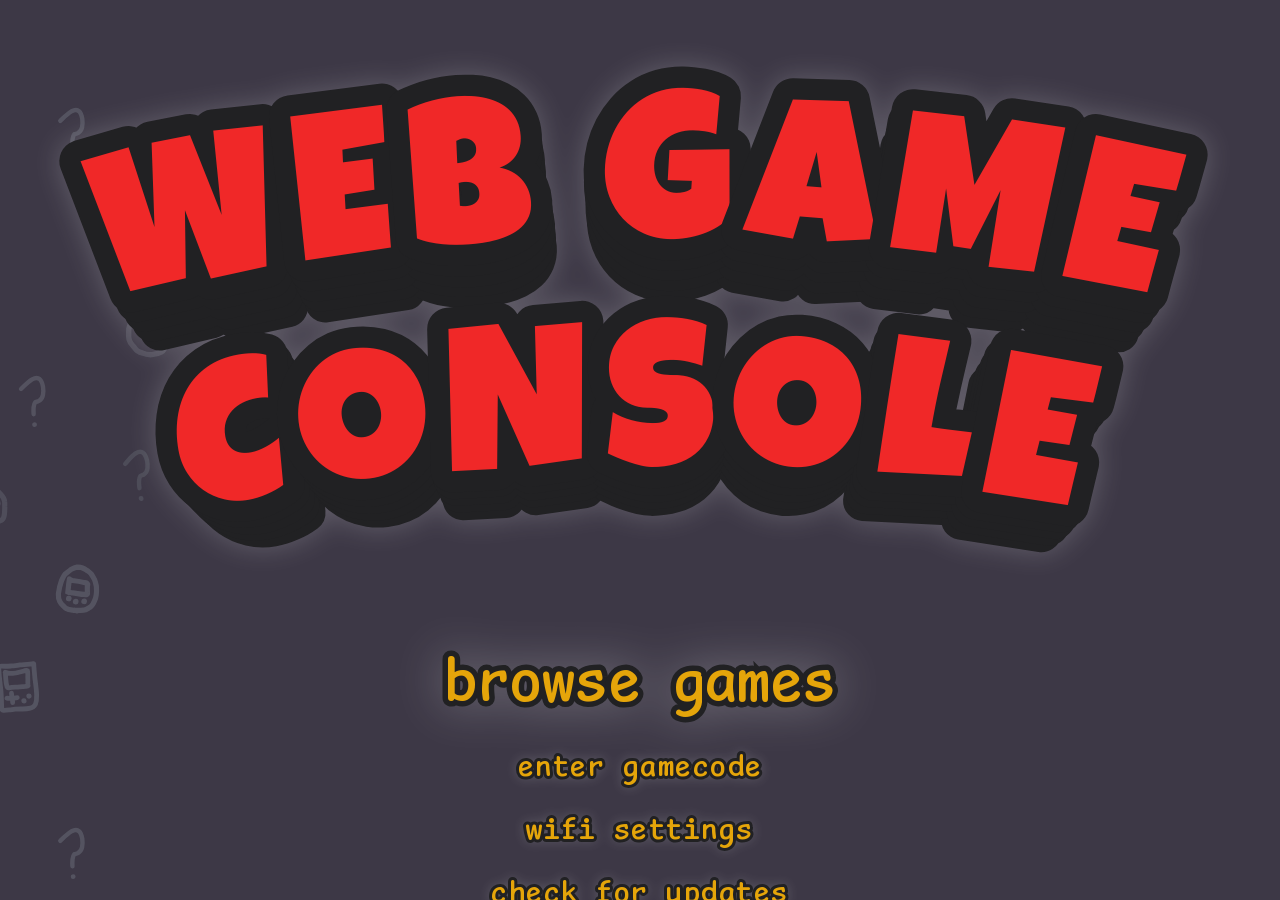
<file: webkit-accel-test/index.html>
<!doctype html>
<html lang="en">
<head>
    <meta charset="utf-8">
    <meta name="viewport" content="width=device-width, initial-scale=1.0">
    <title>Web Game Console</title>
    <style>
      @font-face {
        font-family: 'Luckiest Guy';
        src: url('LuckiestGuy-Regular.ttf') format('truetype');
        font-weight: normal;
        font-style: normal;
      }
      @font-face {
        font-family: 'Comic Mono';
        src: url('ComicMono.ttf') format('truetype');
        font-weight: normal;
        font-style: normal;
      }
      @font-face {
        font-family: 'Comic Mono';
        src: url('ComicMono-Bold.ttf') format('truetype');
        font-weight: bold;
        font-style: normal;
      }

      * {
        box-sizing: border-box;
        margin: 0;
        padding: 0;
      }

      body {
        width: 100vw;
        height: 100vh;
        background: #3D3846;
        margin: 0;
        padding: 0;
        overflow: hidden;
      }

      #screen {
        width: 100%;
        height: 100%;
        background: #3D3846;
        position: relative;
        overflow: hidden;
        display: flex;
        flex-direction: column;
        align-items: center;
        justify-content: flex-start;
      }

      .doodles-background {
        position: absolute;
        top: 0;
        left: -100%;
        width: 200%;
        height: 200%;
        pointer-events: none;
        z-index: 1;
        color: #727782;
        opacity: 0.55;
        animation: doodle-drift 50s linear infinite;
        will-change: transform;
      }

      @keyframes doodle-drift {
        0% {
          transform: translate3d(0, 0, 0);
        }
        100% {
          transform: translate3d(50%, -50%, 0);
        }
      }

      .doodle-item {
        position: absolute;
        overflow: visible;
      }

      .title-container {
        width: 100%;
        padding: 0 20px;
        margin-top: 55px;
        margin-bottom: 15px;
        position: relative;
        z-index: 2;
        animation: title-bob 3s ease-in-out infinite;
      }

      @keyframes title-bob {
        0%, 100% {
          transform: translateY(0);
        }
        50% {
          transform: translateY(-8px);
        }
      }

      .curved-title {
        width: 100%;
        height: auto;
        display: block;
        overflow: visible;
        filter: drop-shadow(0 0 14px rgba(255, 255, 255, 0.2));
      }

      .title-text {
        font-family: 'Luckiest Guy', cursive, sans-serif;
        letter-spacing: 10px;
        stroke-width: 24px;
        stroke-linecap: round;
        stroke-linejoin: round;
        paint-order: stroke fill;
        dominant-baseline: middle;
      }

      .title-text textPath:first-of-type {
        font-size: 98px;
      }

      .title-text textPath:last-of-type {
        font-size: 116px;
      }

      .extrude {
        fill: #212123;
        stroke: #212123;
      }

      .front {
        fill: #F02828;
        stroke: #212123;
      }

      .menu-container {
        position: relative;
        z-index: 2;
        width: 100%;
        flex: 1;
        display: flex;
        flex-direction: column;
        align-items: center;
        justify-content: flex-start;
        margin-top: 0;
        margin-bottom: 24px;
      }

      .menu-item {
        position: relative;
        font-family: 'Comic Mono', monospace;
        font-weight: bold;
        text-transform: lowercase;
        color: #212123;
        -webkit-text-stroke: 6px #212123;
        font-size: 28.5px;
        letter-spacing: 1.5px;
        cursor: pointer;
        user-select: none;
        margin: 10px 0;
        filter: drop-shadow(0 0 6px rgba(255, 255, 255, 0.15));
        transition: font-size 0.25s cubic-bezier(0.34, 1.56, 0.64, 1),
                    padding 0.25s cubic-bezier(0.34, 1.56, 0.64, 1),
                    filter 0.25s ease,
                    -webkit-text-stroke 0.2s ease;
        text-align: center;
        line-height: 1.1;
        padding: 6px 0;
      }

      .menu-item::after {
        content: attr(data-text);
        position: absolute;
        left: 0;
        top: 6px;
        width: 100%;
        color: #E5A50A;
        -webkit-text-stroke: 0;
        pointer-events: none;
      }

      .menu-item.selected {
        font-size: 57px;
        -webkit-text-stroke: 11px #212123;
        padding: 9px 0;
        filter: drop-shadow(0 0 24px rgba(255, 255, 255, 0.25));
        animation: menu-pulse 0.5s ease-in-out infinite;
      }

      .menu-item.selected::after {
        top: 9px;
      }

      @keyframes menu-pulse {
        0%, 100% {
          transform: scale(1);
        }
        50% {
          transform: scale(1.05);
        }
      }

      #update-status {
        position: absolute;
        bottom: 8px;
        font-family: 'Comic Mono', monospace;
        font-size: 14px;
        color: #aaa;
        z-index: 3;
      }
    </style>
    <script src="gamepad.js"></script>
    <script src="qrc:///qtwebchannel/qwebchannel.js"></script>
</head>
<body tabindex="0">
    <svg style="display: none;">
      <defs>
        <symbol id="icon-tamagotchi" viewBox="9281.5 15515.9 96.4 107.5">
          <g>
            <path d="m 9328.5572,15610.78 c 5.6914,0.3264 11.2582,-0.876 16.72,-2.31 4.9746,-0.3061 8.1302,-4.5219 11.96,-7.13 4.0296,-3.0501 5.5566,-8.0286 6.61,-12.75 1.4604,-3.8566 2.0933,-7.9247 1.98,-12.04 0.388,-5.6041 -0.7199,-11.1899 -1.86,-16.64 -1.4194,-4.2033 -3.0369,-8.3978 -5.11,-12.32 -2.8885,-3.0287 -4.7819,-6.8374 -7.61,-9.88 -2.1486,-2.1429 -4.8066,-3.4598 -7.37,-4.9225 -2.2433,-0.8189 -4.4177,-2.2162 -6.68,-3.0475 -2.1466,-0.7976 -4.5872,-1.5324 -6.85,-1.81 -2.3112,-0.064 -4.7251,-0.1624 -7.1675,0.1825 -4.2254,1.4901 -8.0115,3.6189 -11.6125,6.1575 -3.4153,2.9306 -6.2701,6.4447 -9.49,9.58 -3.1695,3.9903 -4.0893,9.1957 -5.76,13.9 -2.0665,8.5474 -2.9134,17.3688 -2.85,26.16 0.3695,5.0544 2.02,10.1215 4.78,14.38 0.953,1.3526 2.065,2.527 3.26,3.51 1.5076,1.1155 2.9177,2.277 4.33,3.62 1.8407,1.6373 3.7817,3.3976 6.21,4.14 5.3986,2.6204 11.6076,1.2841 17.4,1.7 1.1901,-0.054 2.3615,0.1943 3.55,0.21" stroke-linecap="round" fill="none" stroke="currentColor" stroke-width="10" />
            <path d="m 9314.397,15589.948 m -0.5,0 a 0.5,0.5 0 1 0 1,0 0.5,0.5 0 1 0 -1,0" stroke-linecap="round" fill="currentColor" stroke="currentColor" stroke-width="10" />
            <path d="m 9328.2784,15594.253 m -0.5,0 a 0.5,0.5 0 1 0 1,0 0.5,0.5 0 1 0 -1,0" stroke-linecap="round" fill="currentColor" stroke="currentColor" stroke-width="10" />
            <path d="m 9344.2418,15591.614 m -0.5,0 a 0.5,0.5 0 1 0 1,0 0.5,0.5 0 1 0 -1,0" stroke-linecap="round" fill="currentColor" stroke="currentColor" stroke-width="10" />
            <path d="m 9311.0656,15552.587 c -0.3203,8.4732 -0.013,16.955 0.06,25.42 2.6338,1.1739 6.1754,0.024 9.15,0.41 7.8714,-0.2532 15.7335,1.0482 23.59,0.05 3.1017,0.6315 5.6858,-0.4376 4.68,-4.01 -0.7583,-4.245 -1.66,-8.8383 -1.7257,-13.477 1.3831,-3.7171 -1.7677,-5.1541 -4.96,-5.08 -8.2823,-0.881 -16.6061,-1.2563 -24.94,-1.09 -1.6662,-0.2101 -3.3203,-0.5655 -4.98,-0.84" stroke-linecap="round" fill="none" stroke="currentColor" stroke-width="10" />
          </g>
        </symbol>
        <symbol id="icon-gameboy" viewBox="9281.4 15733.6 98.8 117.0">
          <g>
            <path d="M 9366.5082,15745.583 C 9358.5589,15746.177 9346.0407,15746.14 9338.0879,15746.374 c -5.7899,1.0545 -11.7066,0.7653 -17.5702,0.9 -6.6361,0.026 -13.2924,0.1422 -19.8598,-0.97 -3.1905,-0.6421 -7.6763,0.1506 -7.26,4.37 -0.1685,9.9752 -0.008,19.956 0.64,29.9 -0.1231,6.9409 1.0843,13.8182 0.7,20.77 0.0578,9.5048 -0.2675,18.9977 -0.85,28.48 0.3926,2.9574 -1.501,8.115 2.78,8.8 5.0099,0.6705 10.109,0.1583 15.14,-0.07 7.0503,-0.7751 14.3798,-0.7248 21.507,-0.3327 7.0934,0.8633 13.4881,0.8918 20.1631,-0.2512 3.8774,-0.4308 9.1081,-4.1532 11.2843,-7.5637 3.8023,-7.7238 3.456,-14.3872 3.8357,-22.8464 0.1033,-8.5488 -0.5026,-17.0718 -0.98,-25.6 -0.5711,-5.7146 -0.3363,-11.4136 -0.5507,-16.924 -0.2982,-5.5746 -0.0915,-13.5601 -0.1191,-19.0172" stroke-linecap="round" fill="none" stroke="currentColor" stroke-width="10" />
            <path d="m 9306.2433,15759.487 c 4.0589,1.8224 8.3565,3.569 12.8924,3.27 4.6154,-0.0378 9.2892,0.269 13.8076,-0.9 4.2026,-0.6645 8.3816,-1.4501 12.53,-2.4 2.3316,-0.1541 5.2686,-1.7409 7.24,-0.13 0.8233,2.7772 0.4164,5.779 0.2775,8.635 -0.3392,3.3168 -0.4865,6.6547 -0.57,9.9625 -0.3913,3.7899 -0.8321,7.594 -0.4575,11.4125 0.8267,3.6943 -3.8271,2.4283 -6.04,2.6725 -6.5258,0.2479 -12.9725,-0.045 -19.4256,0.086 -4.7928,-0.024 -9.5919,-0.095 -14.3675,0.31 -2.8109,0.874 -4.5498,-1.4781 -4.5025,-4.075 -0.9278,-5.2367 -1.2407,-10.581 -1.0975,-15.905 -0.029,-3.2522 0.006,-6.5058 -0.01,-9.76" stroke-linecap="round" fill="none" stroke="currentColor" stroke-width="10" />
            <path d="m 9316.3053,15803.852 c -0.018,4.7339 0.4243,8.8068 0.4243,8.8068 0.211,1.2027 0.316,2.423 0.5587,3.6193 0.2438,2.5103 0.102,5.047 0.14,7.57" stroke-linecap="round" fill="none" stroke="currentColor" stroke-width="10" />
            <path d="m 9306.2357,15813.708 c 3.4162,1.2285 6.6473,0.7362 10.3163,0.964 1.3575,0.1682 2.7284,0.051 4.0894,0.1362 1.2065,-0.007 2.4158,-0.065 3.6256,-0.1675 1.1608,-0.098 2.3138,-0.269 3.4744,-0.37" stroke-linecap="round" fill="none" stroke="currentColor" stroke-width="10" />
            <path d="m 9341.1566,15821.952 m -0.5,0 a 0.5,0.5 0 1 0 1,0 0.5,0.5 0 1 0 -1,0" stroke-linecap="round" fill="currentColor" stroke="currentColor" stroke-width="10" />
            <path d="m 9352.3352,15812.488 m -0.5,0 a 0.5,0.5 0 1 0 1,0 0.5,0.5 0 1 0 -1,0" stroke-linecap="round" fill="currentColor" stroke="currentColor" stroke-width="10" />
          </g>
        </symbol>
        <symbol id="icon-pacman" viewBox="9283.7 15294.5 91.9 104.0">
          <g>
            <path d="m 9335.8461,15345.684 c 3.5469,4.4482 7.7661,8.2945 12.57,11.35 4.8388,3.8519 8.0617,9.2769 12.92,13.12 4.2699,3.0129 -0.0297,8.4934 -3.32,10.37 -5.4526,3.303 -11.8107,5.0114 -18.09,5.88 -5.7568,0.4284 -11.6472,-0.002 -17.01,-2.29 -5.7027,-1.3515 -11.5538,-3.763 -14.83,-8.91 -3.669,-4.4741 -9.1284,-7.8422 -10.6,-13.78 -2.7946,-6.8519 -1.603,-14.4004 -1.82,-21.5975 0.6018,-2.4921 1.1164,-4.9838 1.81,-7.4525 0.6817,-2.6788 1.9162,-5.2015 3.74,-7.3 1.7514,-1.9499 3.2782,-4.0319 5.0025,-5.9725 1.2586,-2.0928 3.045,-3.6642 4.9075,-5.1775 2.3663,-1.5796 5.02,-2.7137 7.75,-3.66 6.8246,-3.0519 14.5867,-4.0862 22.14,-3.81 5.8787,-0.11 11.8913,1.8596 15.93,6.26 2.4422,2.3197 7.4642,5.1626 6.63,8.86 -1.7025,1.836 -3.8061,3.2102 -5.55,4.92 -1.67,1.5559 -3.344,2.9483 -4.86,4.6925 -1.68,1.3251 -3.253,2.7574 -5.06,3.9575 -2.0125,1.4342 -3.7166,3.2206 -5.28,5.06 -1.5102,1.9683 -2.6016,4.3869 -3.8713,6.6815 l 2.0252,2.9985" stroke-linecap="round" fill="none" stroke="currentColor" stroke-width="10" />
            <path d="m 9332.4451,15325.867 m -0.5,0 a 0.5,0.5 0 1 0 1,0 0.5,0.5 0 1 0 -1,0" stroke-linecap="round" fill="currentColor" stroke="currentColor" stroke-width="10" />
          </g>
        </symbol>
        <symbol id="icon-ghost" viewBox="9505.1 15283.9 97.2 125.2">
          <g>
            <path d="m 9533.69,15333.505 c 0.2996,3.7494 0.2193,7.5211 0.35,11.27 1.7674,2.0265 5.2555,0.7416 7.71,1.12" stroke-linecap="round" fill="none" stroke="currentColor" stroke-width="10" />
            <path d="m 9555.7162,15332.497 c 0.1502,4.6092 0.2243,9.3239 0.66,13.86 2.2172,0.7992 4.7876,0.1686 7.12,0.26" stroke-linecap="round" fill="none" stroke="currentColor" stroke-width="10" />
            <path d="m 9517.2753,15393.434 c -0.334,-6.6774 -0.1077,-13.3741 -0.16,-20.05 0.2155,-6.316 0.6245,-12.6182 0.3,-18.94 -0.0649,-7.2163 0.1973,-14.4275 0.45,-21.63 0.8986,-7.9625 2.7278,-16.0053 6.64,-23.06 3.5453,-4.2893 8.3838,-7.24 12.87,-10.43 4.9162,-3.1494 10.8207,-3.6768 16.51,-3.42 6.2045,-0.2463 12.5419,1.5672 17.72,4.67 1.6143,0.9585 3.4878,1.8373 4.76,3.3 1.2776,1.2092 2.4963,2.6176 3.49,4.11 1.5485,2.1621 3.1424,4.3043 4.9975,6.2875 4.2556,7.0432 3.1367,15.7401 3.9925,23.6325 0.2051,6.9994 0.7547,13.9826 1,20.98 -0.0121,9.4855 -0.0701,18.9701 0.43,28.44 -0.2068,3.2038 0.4713,6.6108 -0.38,9.69 -1.4453,-0.3509 -2.3486,-2.0446 -3.8,-2.6375 -3.0222,-2.1234 -4.9869,-5.4532 -7.37,-8.3925 -1.6289,-2.1831 -3.1788,-4.6477 -5.5675,-5.98 -4.6888,1.29 -8.1197,5.2741 -11.4425,8.61 -2.8897,2.3098 -4.3621,6.3151 -7,8.5 -2.5714,-1.8483 -5.9065,-5.4818 -8.4478,-9.5382 -2.5268,-2.5784 -5.846,-4.2322 -8.64,-6.47 -3.2587,-0.068 -5.8078,2.9536 -8.56,4.48 -3.3655,2.9127 -5.4196,7.105 -9.1858,9.644 l -0.2119,0.1847 -0.1622,0.1413" stroke-linecap="round" fill="none" stroke="currentColor" stroke-width="10" />
          </g>
        </symbol>
        <symbol id="icon-joystick" viewBox="9508.9 15722.3 98.8 115.7">
          <g>
            <path d="m 9522.0366,15797.865 c 6.9223,0.5694 13.8738,0.017 20.81,0.13 12.2662,-1.1077 24.6222,-0.432 36.93,-0.62 4.3299,0.1188 8.6908,-0.2483 13,0.21 2.2476,2.9385 1.5774,7.4379 2.21,11.01 0.2698,5.2208 0.7115,10.4468 0.625,15.6725 -2.074,1.9716 -5.4981,0.9213 -8.145,1.4075 -8.336,0.5576 -16.8796,0.6457 -25.23,-0.4 -7.2084,-0.4449 -13.7153,-1.2723 -20.1866,-0.285 -6.3228,0.01 -12.6757,0.8246 -18.97,0.58 -2.8174,-3.0471 -2.0456,-7.8102 -1.78,-11.64 0.02,-4.8145 0.6113,-9.6031 1.01,-14.39" stroke-linecap="round" fill="none" stroke="currentColor" stroke-width="10" />
            <path d="m 9538.0671,15795.41 c 2.9464,-7.4979 1.5961,-15.6337 2.08,-23.44 2.2334,-2.7554 6.3876,-2.6098 9.37,-4.28 4.714,-1.5486 7.2093,-6.3765 7.43,-11.09 0.2783,-6.1308 0.7279,-13.2446 -4.0425,-17.925 -1.9558,-1.4062 -4.2535,-2.356 -6.5175,-3.115 -2.4467,-0.8168 -5.0013,-1.6684 -7.63,-1.25 -2.6733,0.2738 -5.4829,0.8534 -7.89,2.25 -1.5864,0.9586 -3.2557,1.8694 -4.73,2.95 -2.419,1.3601 -4.4946,3.6004 -5.28,6.46 -1.7596,5.6754 2.145,10.9796 5.26,15.34 2.1028,3.3309 5.6456,5.7032 9.69,5.64 1.2613,0.038 2.4868,0.3546 3.74,0.47" stroke-linecap="round" fill="none" stroke="currentColor" stroke-width="10" />
            <path d="m 9559.6749,15797.211 c 0.4707,-4.0043 -1.4934,-9.2715 0.81,-12.51 5.0075,-1.2974 10.2736,-0.9459 15.31,-2.22 2.5934,-0.1497 8.6796,-2.1068 6.96,2.69 -0.4276,2.6972 -0.808,5.3999 -1.16,8.11" stroke-linecap="round" fill="none" stroke="currentColor" stroke-width="10" />
          </g>
        </symbol>
        <symbol id="icon-mushroom" viewBox="9493.0 15516.0 107.4 107.0">
          <g>
            <path d="m 9524.2069,15596.438 c -4.5464,-2.3962 -10.3115,-3.4878 -13.07,-8.3 -3.2015,-3.9459 -5.3711,-8.8329 -6.09,-13.86 -0.1901,-5.1401 -0.1198,-10.362 1.77,-15.23 2.3475,-6.0388 4.1402,-12.9912 9.8,-16.87 3.6167,-3.9298 8.5154,-6.0917 12.98,-8.84 5.4576,-4.5345 12.7578,-5.6308 19.64,-5.35 7.3143,-0.1038 14.549,2.0835 20.61,6.18 3.3569,1.7844 6.8386,3.5743 9,6.84 3.725,3.7369 7.6582,7.8135 8.43,13.29 0.7691,3.332 0.5821,6.6627 0.85,9.94 0.1908,1.435 0.3329,2.8285 0.29,4.3 0.023,1.5757 0.003,3.1668 0.01,4.73 -0.006,1.4984 0.038,3.0078 -0.09,4.56 0.0001,1.7449 -0.2057,3.4583 -0.47,5.15 -0.1928,1.463 -0.5145,2.7792 -1.25,4.0225 -0.4748,1.4433 -1.5698,2.5095 -2.6,3.5075 -1.0662,0.9726 -2.686,1.1824 -3.8525,1.9775 -1.7319,0.5358 -3.7657,0.784 -5.7575,1.1225" stroke-linecap="round" fill="none" stroke="currentColor" stroke-width="10" />
            <path d="m 9525.188,15578.957 c -0.965,7.2607 -2.4744,14.9727 -0.01,22.09 1.7082,3.2168 4.1617,6.3656 7.48,8.01 6.5086,2.7225 13.7216,2.6731 20.61,1.92 4.0349,-0.3078 8.3811,-0.3845 12,-2.34 4.6655,-4.4536 4.109,-11.3816 4.91,-17.26 0.4243,-3.6458 -0.1724,-7.3297 -0.5536,-10.927 -2.4656,-2.7069 -6.5373,-2.9811 -9.8,-4.32 -6.0303,-1.6439 -12.4059,-1.0925 -18.59,-0.99 -4.3565,0.5723 -8.9476,1.0027 -12.535,3.8175 -0.6958,0.452 -1.3848,0.9129 -2.095,1.3425" stroke-linecap="round" fill="none" stroke="currentColor" stroke-width="10" />
            <path d="m 9538.4745,15591.511 m -0.5,0 a 0.5,0.5 0 1 0 1,0 0.5,0.5 0 1 0 -1,0" stroke-linecap="round" fill="currentColor" stroke="currentColor" stroke-width="10" />
            <path d="m 9556.8174,15590.569 m -0.5,0 a 0.5,0.5 0 1 0 1,0 0.5,0.5 0 1 0 -1,0" stroke-linecap="round" fill="currentColor" stroke="currentColor" stroke-width="10" />
            <path d="m 9573.167,15556.185 c -3.0773,0.1715 -8.305,1.6355 -6.19,5.73 0.9997,3.2127 5.2227,3.042 6.83,0.46 2.2791,-2.827 1.5647,-4.6185 -0.76,-7.17" stroke-linecap="round" fill="none" stroke="currentColor" stroke-width="10" />
            <path d="m 9555.0826,15530.58 c 0.3113,4.3768 0.3677,9.2285 3.69,12.39 2.4649,2.1865 7.5345,1.0918 7.31,-2.73 0.7701,-3.2331 -2.3563,-5.1584 -3.74,-7.69" stroke-linecap="round" fill="none" stroke="currentColor" stroke-width="10" />
            <path d="m 9527.3994,15540.181 c 3.2249,1.8044 7.2744,3.8866 7.4,8.11 0.783,3.6167 0.004,8.5107 -3.68,10.22 -3.9918,1.0947 -9.788,0.2482 -10.86,-4.49 -0.8798,-3.1865 2.0265,-6.7323 5.36,-5.84 3.3367,1.1001 2.7256,3.5703 1.41,6.16" stroke-linecap="round" fill="none" stroke="currentColor" stroke-width="10" />
          </g>
        </symbol>
        <symbol id="icon-controller" viewBox="9669.4 15308.8 143.4 100.6">
          <g>
            <path d="M 9727.8743,15369.854 C 9739.2,15368.956 9750.6155,15369.231 9761.931,15370.032 c 4.4811,3.0728 6.4225,8.6357 8.9942,13.2811 2.8672,4.9945 5.1881,10.9137 10.2514,14.0673 5.2671,2.1012 12.6648,2.0017 16.4586,-2.8043 4.2079,-4.4697 5.3506,-13.1276 2.4818,-20.2552 -2.3856,-7.1168 -4.0865,-14.419 -5.6938,-21.732 -2.6219,-7.8768 -7.1635,-14.9423 -9.9591,-22.7518 -3.2155,-6.879 -11.8602,-7.1245 -18.4062,-6.7116 -13.0452,0.5632 -26.0998,-0.1764 -39.1157,-0.8211 -9.9232,0.1992 -21.5867,-1.4195 -29.5116,5.9728 -5.7593,5.4111 -7.7451,13.3797 -10.3585,20.5451 -1.545,7.1628 -2.9266,14.3818 -4.5981,21.4992 -0.8703,6.8542 -3.6662,13.9003 -1.7416,20.7912 3.0366,6.3093 12.5512,6.3586 17.6764,2.782 5.5518,-3.8575 10.57,-8.4728 13.3154,-14.7754 1.1458,-6.3162 7.8083,-6.9505 12.9576,-7.4603 3.3283,0.3601 4.1779,0.2526 5.0324,0.208" stroke-linecap="round" fill="none" stroke="currentColor" stroke-width="10" />
            <path d="M 9714.082,15336.17 C 9713.3921,15342.987 9713.0768,15349.853 9713.442,15356.7" stroke-linecap="round" fill="none" stroke="currentColor" stroke-width="10" />
            <path d="M 9704.1358,15345.373 C 9709.9838,15346.965 9716.1025,15346.615 9722.0958,15346.813" stroke-linecap="round" fill="none" stroke="currentColor" stroke-width="10" />
            <path d="m 9754.9659,15344.031 m -0.5,0 a 0.5,0.5 0 1 0 1,0 0.5,0.5 0 1 0 -1,0" stroke-linecap="round" fill="currentColor" stroke="currentColor" stroke-width="10" />
            <path d="m 9768.5937,15331.84 m -0.5,0 a 0.5,0.5 0 1 0 1,0 0.5,0.5 0 1 0 -1,0" stroke-linecap="round" fill="currentColor" stroke="currentColor" stroke-width="10" />
            <path d="m 9778.5342,15343.069 m -0.5,0 a 0.5,0.5 0 1 0 1,0 0.5,0.5 0 1 0 -1,0" stroke-linecap="round" fill="currentColor" stroke="currentColor" stroke-width="10" />
            <path d="m 9769.2351,15355.741 m -0.5,0 a 0.5,0.5 0 1 0 1,0 0.5,0.5 0 1 0 -1,0" stroke-linecap="round" fill="currentColor" stroke="currentColor" stroke-width="10" />
          </g>
        </symbol>
        <symbol id="icon-questionmark" viewBox="9726.3 15693.5 73.9 126.5">
          <g>
            <path d="m 9738.3308,15725.631 c 8.4828,-7.116 16.4951,-15.0936 26.4712,-20.1369 5.276,-2.4326 12.6163,-3.9001 17.1188,0.8288 4.6297,4.5826 5.5701,11.4581 6.31,17.6281 0.5498,6.1981 0.1263,12.4995 -1.38,18.5344 -1.415,5.2888 -4.6789,10.2572 -9.7644,12.6293 -0.7484,1.6694 -5.1342,0.8194 -8.7064,2.5563 -3.1257,3.0538 -3.7789,7.7555 -4.6606,11.8725 -0.8162,4.9156 -0.9343,9.875 -0.9694,14.8475" stroke-linecap="round" fill="none" stroke="currentColor" stroke-width="10" />
            <path d="m 9763.1908,15808.042 m -0.5,0 a 0.5,0.5 0 1 0 1,0 0.5,0.5 0 1 0 -1,0" stroke-linecap="round" fill="currentColor" stroke="currentColor" stroke-width="10" />
          </g>
        </symbol>
        <symbol id="icon-star" viewBox="9681.8 15493.1 132.4 131.0">
          <g>
            <path d="m 9727.7786,15536.692 c 6.242,-8.8646 9.0959,-19.4829 14.87,-28.6 1.4501,-5.0736 7.2186,-10.6846 9.8,-2.99 2.9008,6.6927 3.6619,14.0758 6.92,20.65 3.5071,4.9754 3.0971,14.6946 9.98,15.98 9.4005,0.458 18.836,-0.2428 28.21,0.76 3.8057,-0.8214 8.6659,0.8986 4.64,5.23 -6.474,8.1894 -17.0024,12.4808 -22.2,21.85 -4.7074,5.2901 -0.2798,12.5896 0.09,18.65 0.978,7.2849 3.5585,14.3488 3.93,21.68 -5.0652,-0.4365 -9.9553,-7.3258 -15.48,-9.17 -7.661,-3.1464 -12.7855,-9.9255 -19.61,-14.3 -6.0212,0.3078 -10.2631,5.8295 -14.72,9.36 -6.7298,5.6157 -13.0675,11.4301 -20.39,16.275 -4.8458,-2.8374 -0.7221,-11.3481 0.75,-15.8825 1.9031,-6.2022 5.5932,-11.5325 8.385,-17.3225 0.879,-6.0175 -6.7772,-8.2441 -9.535,-12.69 -4.8161,-6.8295 -11.7476,-11.547 -18.41,-16.37 -3.1159,-1.9775 -9.0266,-7.7371 -1.25,-6.61 9.8559,-0.2429 19.7659,0.2429 29.59,-0.25 1.3537,-0.3713 3.3461,-4.2696 4.43,-6.25" stroke-linecap="round" fill="none" stroke="currentColor" stroke-width="10" />
          </g>
        </symbol>
      </defs>
    </svg>

    <div id="screen">
      <div id="doodles-layer" class="doodles-background"></div>
      <div class="title-container">
        <svg class="curved-title" viewBox="0 0 700 320" xmlns="http://www.w3.org/2000/svg">
          <defs>
            <path id="curve-line1" d="M 20 105 Q 350 20 680 105"></path>
            <path id="curve-line2" d="M 20 235 Q 350 150 680 235"></path>
            <g id="title-lines">
              <text class="title-text">
                <textPath href="#curve-line1" text-anchor="middle" startOffset="50%">
                  WEB GAME
                </textPath>
              </text>
              <text class="title-text">
                <textPath href="#curve-line2" text-anchor="middle" startOffset="50%">
                  CONSOLE
                </textPath>
              </text>
            </g>
          </defs>
          <use href="#title-lines" transform="translate(0, 20) translate(350, 170) scale(0.94) translate(-350, -170)" class="extrude" />
          <use href="#title-lines" transform="translate(0, 15) translate(350, 170) scale(0.955) translate(-350, -170)" class="extrude" />
          <use href="#title-lines" transform="translate(0, 10) translate(350, 170) scale(0.97) translate(-350, -170)" class="extrude" />
          <use href="#title-lines" transform="translate(0, 5) translate(350, 170) scale(0.985) translate(-350, -170)" class="extrude" />
          <use href="#title-lines" class="front" />
        </svg>
      </div>
      <div id="main-menu" class="menu-container">
        <div class="menu-item selected" data-text="browse games" data-href="basic-platformer.html">browse games</div>
        <div class="menu-item" data-text="enter gamecode" data-href="app-gameloader.html">enter gamecode</div>
        <div class="menu-item" data-text="wifi settings" data-href="app-wifi.html">wifi settings</div>
        <div class="menu-item" data-text="check for updates" data-action="update" id="update-btn">check for updates</div>
      </div>
      <div id="update-status"></div>
    </div>

    <script>
        let systemApi = null;
        let updateState = 'check'; // 'check' or 'install'
        let startupCheckDone = false;

        function setMenuItemText(item, text) {
            item.innerText = text;
            item.setAttribute('data-text', text);
        }

        function checkLocalUpdates(showUpToDate) {
            if (!systemApi) return;
            systemApi.check_update(function(responseStr) {
                try {
                    const response = JSON.parse(responseStr);
                    const btn = document.getElementById('update-btn');
                    const status = document.getElementById('update-status');
                    if (response.code === 0 && response.update_available) {
                        updateState = 'install';
                        setMenuItemText(btn, "install update");
                        status.innerText = "";
                    } else {
                        updateState = 'check';
                        setMenuItemText(btn, "check for updates");
                        if (showUpToDate) {
                            status.innerText = "up to date";
                        }
                    }
                } catch (e) {}
            });
        }

        function pollStartupUpdate() {
            if (startupCheckDone || !systemApi) return;
            systemApi.fetch_update(function(resStr) {
                try {
                    const res = JSON.parse(resStr);
                    if (res.code === 0) {
                        startupCheckDone = true;
                        checkLocalUpdates(true);
                    } else {
                        setTimeout(pollStartupUpdate, 10000);
                    }
                } catch (e) {
                    setTimeout(pollStartupUpdate, 10000);
                }
            });
        }

        if (typeof QWebChannel !== 'undefined') {
            new QWebChannel(qt.webChannelTransport, function (channel) {
                systemApi = channel.objects.systemApi;
                pollStartupUpdate();
            });
        }

        document.body.focus();

        const menuItems = Array.from(document.querySelectorAll('.menu-item'));
        let selectedMenuIdx = 0;

        function updateSelection(newIdx) {
            if (newIdx < 0) newIdx = menuItems.length - 1;
            if (newIdx >= menuItems.length) newIdx = 0;
            selectedMenuIdx = newIdx;

            menuItems.forEach((item, idx) => {
                if (idx === selectedMenuIdx) {
                    item.classList.remove('selected');
                    void item.offsetWidth;
                    item.classList.add('selected');
                } else {
                    item.classList.remove('selected');
                }
            });
        }

        function executeAction() {
            const item = menuItems[selectedMenuIdx];
            if (!item) return;

            const action = item.getAttribute('data-action');
            const href = item.getAttribute('data-href');

            if (action === 'update') {
                if (systemApi) {
                    const status = document.getElementById('update-status');
                    if (updateState === 'check') {
                        setMenuItemText(item, "checking...");
                        status.innerText = "";
                        systemApi.fetch_update(function(resStr) {
                            try {
                                const res = JSON.parse(resStr);
                                if (res.code === 0) {
                                    checkLocalUpdates(true);
                                } else {
                                    setMenuItemText(item, "check for updates");
                                    status.innerText = "network error";
                                }
                            } catch (e) {
                                setMenuItemText(item, "check for updates");
                                status.innerText = "error checking";
                            }
                        });
                    } else if (updateState === 'install') {
                        setMenuItemText(item, "installing & restarting...");
                        status.innerText = "";
                        systemApi.update_system(function(responseStr) {
                            try {
                                const response = JSON.parse(responseStr);
                                if (response.code !== 0) {
                                    setMenuItemText(item, "install update");
                                    status.innerText = "update failed";
                                }
                            } catch (e) {
                                setMenuItemText(item, "install update");
                                status.innerText = "update failed";
                            }
                        });
                    }
                }
            } else if (href) {
                window.location.href = href;
            }
        }

        menuItems.forEach((item, idx) => {
            item.addEventListener('click', () => {
                updateSelection(idx);
                executeAction();
            });
        });

        const gamepad = new GamepadInput({
            onUp: () => {
                updateSelection(selectedMenuIdx - 1);
            },
            onDown: () => {
                updateSelection(selectedMenuIdx + 1);
            },
            onAction: () => {
                executeAction();
            }
        });
        gamepad.start();

        function initDoodleBackground() {
            const layer = document.getElementById('doodles-layer');
            if (!layer) return;

            const icons = [
                'icon-tamagotchi',
                'icon-gameboy',
                'icon-pacman',
                'icon-ghost',
                'icon-joystick',
                'icon-mushroom',
                'icon-controller',
                'icon-questionmark',
                'icon-star'
            ];

            let seed = 42;
            function rnd() {
                seed = (seed * 9301 + 49297) % 233280;
                return seed / 233280;
            }

            const quadrantWidth = 720;
            const quadrantHeight = 720;
            const iconSize = 56;
            const minDist = 112;

            function toroidalDistSq(x1, y1, x2, y2) {
                let dx = Math.abs(x1 - x2);
                let dy = Math.abs(y1 - y2);
                if (dx > quadrantWidth / 2) dx = quadrantWidth - dx;
                if (dy > quadrantHeight / 2) dy = quadrantHeight - dy;
                return dx * dx + dy * dy;
            }

            const items = [];
            let iconIdx = 0;
            const maxAttempts = 1500;
            const minDistSq = minDist * minDist;

            for (let attempt = 0; attempt < maxAttempts; attempt++) {
                const candX = rnd() * quadrantWidth;
                const candY = rnd() * quadrantHeight;

                let ok = true;
                for (let j = 0; j < items.length; j++) {
                    if (toroidalDistSq(candX, candY, items[j].cx, items[j].cy) < minDistSq) {
                        ok = false;
                        break;
                    }
                }

                if (ok) {
                    const icon = icons[iconIdx % icons.length];
                    iconIdx++;
                    const rot = Math.round((rnd() - 0.5) * 16);
                    const opacity = (0.55 + rnd() * 0.35).toFixed(2);
                    items.push({
                        icon: icon,
                        size: iconSize,
                        cx: candX,
                        cy: candY,
                        x: candX - iconSize / 2,
                        y: candY - iconSize / 2,
                        rot: rot,
                        opacity: opacity
                    });
                }
            }

            let html = '';
            const offsets = [
                { dx: 0, dy: 0 },
                { dx: quadrantWidth, dy: 0 },
                { dx: 0, dy: quadrantHeight },
                { dx: quadrantWidth, dy: quadrantHeight }
            ];

            offsets.forEach(off => {
                items.forEach(it => {
                    const posX = Math.round(it.x + off.dx);
                    const posY = Math.round(it.y + off.dy);
                    html += `
                      <svg class="doodle-item" style="left: ${posX}px; top: ${posY}px; width: ${it.size}px; height: ${it.size}px; transform: rotate(${it.rot}deg); opacity: ${it.opacity};">
                        <use href="#${it.icon}"></use>
                      </svg>
                    `;
                });
            });

            layer.innerHTML = html;
        }

        initDoodleBackground();
    </script>
</body>
</html>
</file>
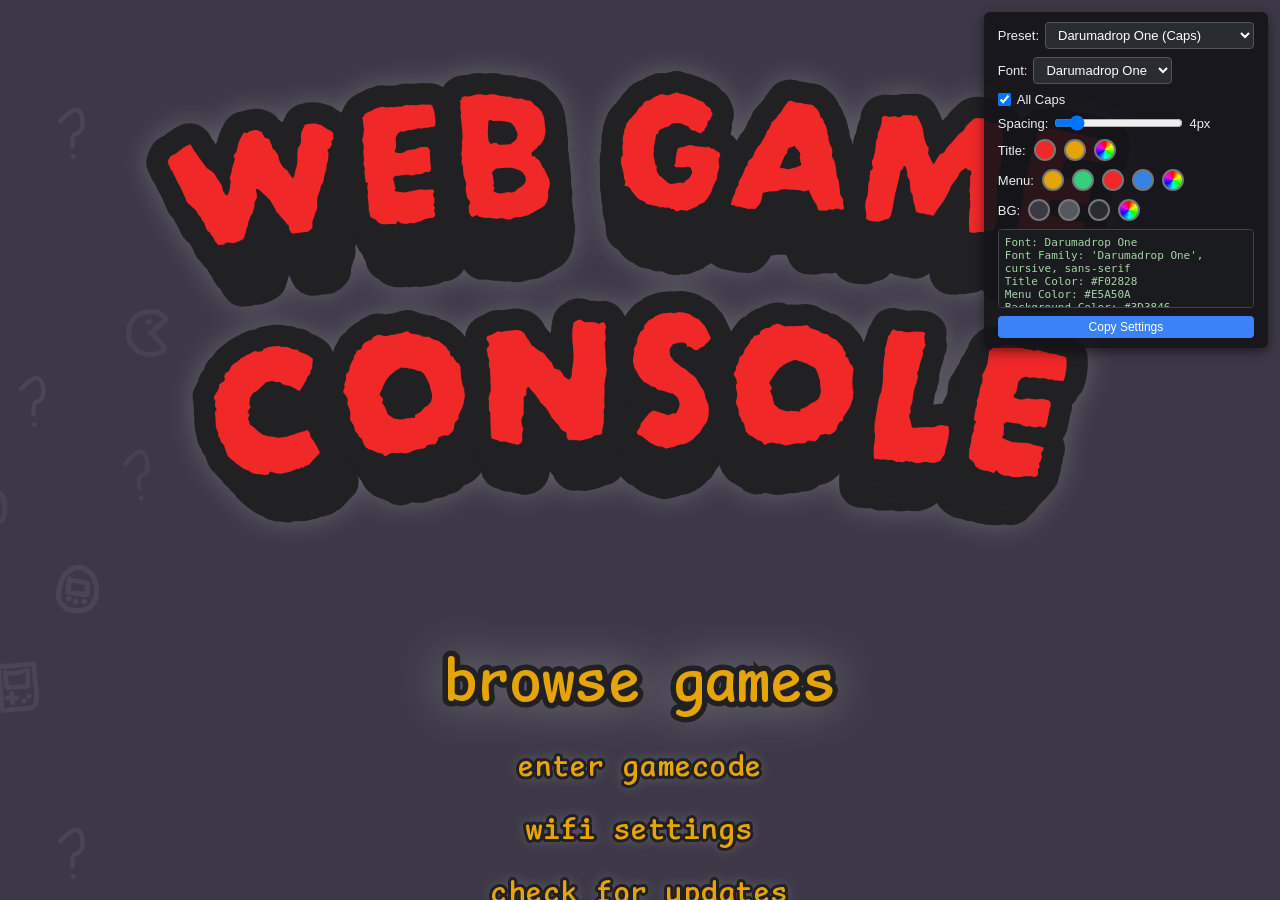
<file: prototyping/mockup-title.html>
<!doctype html>
<html lang="en">
  <head>
    <meta charset="utf-8">
    <meta name="viewport" content="width=device-width, initial-scale=1.0">
    <title>Web Game Console</title>
    <link rel="preconnect" href="https://fonts.googleapis.com">
    <link rel="preconnect" href="https://fonts.gstatic.com" crossorigin>
    <link href="https://fonts.googleapis.com/css2?family=Bagel+Fat+One&family=Bungee&family=Chango&family=Chewy&family=Darumadrop+One&family=Lilita+One&family=Londrina+Solid:wght@400;900&family=Luckiest+Guy&family=Modak&family=Paytone+One&family=Sigmar+One&family=Titan+One&display=swap" rel="stylesheet">
    <style>
      @font-face {
        font-family: 'Comic Mono';
        src: url('ComicMono.ttf') format('truetype');
        font-weight: normal;
        font-style: normal;
      }
      @font-face {
        font-family: 'Comic Mono';
        src: url('ComicMono-Bold.ttf') format('truetype');
        font-weight: bold;
        font-style: normal;
      }

      * {
        box-sizing: border-box;
        margin: 0;
        padding: 0;
      }

      body {
        width: 100vw;
        height: 100vh;
        background: #3D3846;
        margin: 0;
        padding: 0;
        overflow: hidden;
      }

      #screen {
        width: 100%;
        height: 100%;
        background: #3D3846;
        position: relative;
        overflow: hidden;
        display: flex;
        flex-direction: column;
        align-items: center;
        justify-content: flex-start;
      }

      .doodles-background {
        position: absolute;
        top: 0;
        left: -100%;
        width: 200%;
        height: 200%;
        pointer-events: none;
        z-index: 1;
        color: #727782;
        opacity: 0.55;
        animation: doodle-drift 50s linear infinite;
        will-change: transform;
      }

      @keyframes doodle-drift {
        0% {
          transform: translate3d(0, 0, 0);
        }
        100% {
          transform: translate3d(50%, -50%, 0);
        }
      }

      .doodle-item {
        position: absolute;
        overflow: visible;
      }

      .title-container {
        width: 100%;
        padding: 0 20px;
        margin-top: 55px;
        margin-bottom: 15px;
        position: relative;
        z-index: 2;
        animation: title-bob 3s ease-in-out infinite;
      }

      @keyframes title-bob {
        0%, 100% {
          transform: translateY(0);
        }
        50% {
          transform: translateY(-8px);
        }
      }

      .curved-title {
        width: 100%;
        height: auto;
        display: block;
        overflow: visible;
        filter: drop-shadow(0 0 14px rgba(255, 255, 255, 0.2));
      }

      .title-text {
        font-family: 'Darumadrop One', cursive, sans-serif;
        font-size: 116px;
        letter-spacing: 3px;
        stroke-width: 24px;
        stroke-linecap: round;
        stroke-linejoin: round;
        paint-order: stroke fill;
        dominant-baseline: middle;
      }

      .extrude {
        fill: #212123;
        stroke: #212123;
      }

      .front {
        fill: #F02828;
        stroke: #212123;
      }

      .menu-container {
        position: relative;
        z-index: 2;
        width: 100%;
        flex: 1;
        display: flex;
        flex-direction: column;
        align-items: center;
        justify-content: flex-start;
        margin-top: 0;
        margin-bottom: 24px;
      }

      .menu-item {
        position: relative;
        font-family: 'Comic Mono', monospace;
        font-weight: bold;
        text-transform: lowercase;
        color: #212123;
        -webkit-text-stroke: 6px #212123;
        font-size: 28.5px;
        letter-spacing: 1.5px;
        cursor: pointer;
        user-select: none;
        margin: 10px 0;
        filter: drop-shadow(0 0 6px rgba(255, 255, 255, 0.15));
        transition: font-size 0.25s cubic-bezier(0.34, 1.56, 0.64, 1),
                    padding 0.25s cubic-bezier(0.34, 1.56, 0.64, 1),
                    filter 0.25s ease,
                    -webkit-text-stroke 0.2s ease;
        text-align: center;
        line-height: 1.1;
        padding: 6px 0;
      }

      .menu-item::after {
        content: attr(data-text);
        position: absolute;
        left: 0;
        top: 6px;
        width: 100%;
        color: var(--menu-color, #E5A50A);
        -webkit-text-stroke: 0;
        pointer-events: none;
      }

      .menu-item.selected {
        font-size: 57px;
        -webkit-text-stroke: 11px #212123;
        padding: 9px 0;
        filter: drop-shadow(0 0 24px rgba(255, 255, 255, 0.25));
        animation: menu-pulse 0.5s ease-in-out infinite;
      }

      .menu-item.selected::after {
        top: 9px;
      }

      @keyframes menu-pulse {
        0%, 100% {
          transform: scale(1);
        }
        50% {
          transform: scale(1.05);
        }
      }

      #controls {
        position: fixed;
        top: 12px;
        right: 12px;
        z-index: 1000;
        background: rgba(20, 20, 25, 0.9);
        color: #eee;
        padding: 10px 14px;
        border-radius: 6px;
        font-family: sans-serif;
        font-size: 13px;
        display: flex;
        flex-direction: column;
        gap: 8px;
        box-shadow: 0 4px 12px rgba(0,0,0,0.5);
      }

      #controls label {
        display: flex;
        align-items: center;
        gap: 6px;
        cursor: pointer;
      }

      #controls select {
        padding: 4px 8px;
        border-radius: 4px;
        background: #2a2c33;
        color: #fff;
        border: 1px solid #555;
        font-size: 13px;
        cursor: pointer;
      }

      .color-row {
        display: flex;
        align-items: center;
        gap: 8px;
      }

      .color-circle {
        width: 22px;
        height: 22px;
        border-radius: 50%;
        border: 2px solid #777;
        cursor: pointer;
        padding: 0;
        box-sizing: border-box;
      }

      .color-picker-btn {
        position: relative;
        overflow: hidden;
        background: conic-gradient(
          #f00, #ff0, #0f0, #0ff, #00f, #f0f, #f00
        );
      }

      .color-picker-btn input[type="color"] {
        position: absolute;
        top: -10px;
        left: -10px;
        width: 40px;
        height: 40px;
        opacity: 0;
        cursor: pointer;
      }
    </style>
  </head>
  <body>
    <div id="controls">
      <label>
        Preset:
        <select id="preset-select">
          <option value="0">Darumadrop One (Caps)</option>
          <option value="1">Darumadrop One (Title Case)</option>
          <option value="2">Luckiest Guy (Caps)</option>
          <option value="3">Luckiest Guy (Title Case)</option>
          <option value="4">Bungee</option>
          <option value="5">Lilita One (Caps)</option>
          <option value="6">Lilita One (Title Case)</option>
          <option value="7">Londrina Solid</option>
          <option value="8">Chango (Caps)</option>
          <option value="9">Paytone One</option>
        </select>
      </label>
      <label>
        Font:
        <select id="font-select">
          <option value="'Darumadrop One', cursive, sans-serif">Darumadrop One</option>
          <option value="'Chango', cursive, sans-serif">Chango</option>
          <option value="'Modak', cursive, sans-serif">Modak</option>
          <option value="'Londrina Solid', sans-serif">Londrina Solid</option>
          <option value="'Sigmar One', cursive, sans-serif">Sigmar One</option>
          <option value="'Titan One', cursive, sans-serif">Titan One</option>
          <option value="'Paytone One', sans-serif">Paytone One</option>
          <option value="'Lilita One', cursive, sans-serif">Lilita One</option>
          <option value="'Bagel Fat One', cursive, sans-serif">Bagel Fat One</option>
          <option value="'Chewy', cursive, sans-serif">Chewy</option>
          <option value="'Luckiest Guy', cursive, sans-serif">Luckiest Guy</option>
          <option value="'Bungee', cursive, sans-serif">Bungee</option>
        </select>
      </label>
      <label>
        <input type="checkbox" id="caps-check"> All Caps
      </label>
      <label>
        Spacing:
        <input type="range" id="spacing-slider" min="0" max="30" value="3" step="1">
        <span id="spacing-val">3px</span>
      </label>
      <div class="color-row">
        <span>Title:</span>
        <button type="button" class="color-circle title-color-btn" data-color="#F02828" style="background: #F02828;" title="Red"></button>
        <button type="button" class="color-circle title-color-btn" data-color="#E5A50A" style="background: #E5A50A;" title="Yellow"></button>
        <label class="color-circle color-picker-btn" title="Custom title color">
          <input type="color" id="custom-color-picker" value="#F02828">
        </label>
      </div>
      <div class="color-row">
        <span>Menu:</span>
        <button type="button" class="color-circle menu-color-btn" data-color="#E5A50A" style="background: #E5A50A;" title="Yellow"></button>
        <button type="button" class="color-circle menu-color-btn" data-color="#33D17A" style="background: #33D17A;" title="Green"></button>
        <button type="button" class="color-circle menu-color-btn" data-color="#F02828" style="background: #F02828;" title="Red"></button>
        <button type="button" class="color-circle menu-color-btn" data-color="#3584E4" style="background: #3584E4;" title="Blue"></button>
        <label class="color-circle color-picker-btn" title="Custom menu color">
          <input type="color" id="custom-menu-color-picker" value="#E5A50A">
        </label>
      </div>
      <div class="color-row">
        <span>BG:</span>
        <button type="button" class="color-circle bg-color-btn" data-color="#3D3846" style="background: #3D3846;" title="#3D3846"></button>
        <button type="button" class="color-circle bg-color-btn" data-color="#545860" style="background: #545860;" title="Slate"></button>
        <button type="button" class="color-circle bg-color-btn" data-color="#2a2c30" style="background: #2a2c30;" title="50% Darker Slate"></button>
        <label class="color-circle color-picker-btn" title="Custom BG color">
          <input type="color" id="custom-bg-color-picker" value="#3D3846">
        </label>
      </div>
      <textarea id="settings-output" readonly rows="5" style="width: 100%; font-family: monospace; font-size: 11px; background: #1a1b1e; color: #a5d6a7; border: 1px solid #444; border-radius: 4px; padding: 6px; resize: none;"></textarea>
      <button id="copy-settings-btn" type="button" style="padding: 4px 8px; font-size: 12px; background: #3b82f6; color: #fff; border: none; border-radius: 4px; cursor: pointer;">Copy Settings</button>
    </div>
    <svg style="display: none;">
      <defs>
        <!-- Tamagotchi -->
        <symbol id="icon-tamagotchi" viewBox="9281.5 15515.9 96.4 107.5">
          <g>
            <path d="m 9328.5572,15610.78 c 5.6914,0.3264 11.2582,-0.876 16.72,-2.31 4.9746,-0.3061 8.1302,-4.5219 11.96,-7.13 4.0296,-3.0501 5.5566,-8.0286 6.61,-12.75 1.4604,-3.8566 2.0933,-7.9247 1.98,-12.04 0.388,-5.6041 -0.7199,-11.1899 -1.86,-16.64 -1.4194,-4.2033 -3.0369,-8.3978 -5.11,-12.32 -2.8885,-3.0287 -4.7819,-6.8374 -7.61,-9.88 -2.1486,-2.1429 -4.8066,-3.4598 -7.37,-4.9225 -2.2433,-0.8189 -4.4177,-2.2162 -6.68,-3.0475 -2.1466,-0.7976 -4.5872,-1.5324 -6.85,-1.81 -2.3112,-0.064 -4.7251,-0.1624 -7.1675,0.1825 -4.2254,1.4901 -8.0115,3.6189 -11.6125,6.1575 -3.4153,2.9306 -6.2701,6.4447 -9.49,9.58 -3.1695,3.9903 -4.0893,9.1957 -5.76,13.9 -2.0665,8.5474 -2.9134,17.3688 -2.85,26.16 0.3695,5.0544 2.02,10.1215 4.78,14.38 0.953,1.3526 2.065,2.527 3.26,3.51 1.5076,1.1155 2.9177,2.277 4.33,3.62 1.8407,1.6373 3.7817,3.3976 6.21,4.14 5.3986,2.6204 11.6076,1.2841 17.4,1.7 1.1901,-0.054 2.3615,0.1943 3.55,0.21" stroke-linecap="round" fill="none" stroke="currentColor" stroke-width="10" />
            <path d="m 9314.397,15589.948 m -0.5,0 a 0.5,0.5 0 1 0 1,0 0.5,0.5 0 1 0 -1,0" stroke-linecap="round" fill="currentColor" stroke="currentColor" stroke-width="10" />
            <path d="m 9328.2784,15594.253 m -0.5,0 a 0.5,0.5 0 1 0 1,0 0.5,0.5 0 1 0 -1,0" stroke-linecap="round" fill="currentColor" stroke="currentColor" stroke-width="10" />
            <path d="m 9344.2418,15591.614 m -0.5,0 a 0.5,0.5 0 1 0 1,0 0.5,0.5 0 1 0 -1,0" stroke-linecap="round" fill="currentColor" stroke="currentColor" stroke-width="10" />
            <path d="m 9311.0656,15552.587 c -0.3203,8.4732 -0.013,16.955 0.06,25.42 2.6338,1.1739 6.1754,0.024 9.15,0.41 7.8714,-0.2532 15.7335,1.0482 23.59,0.05 3.1017,0.6315 5.6858,-0.4376 4.68,-4.01 -0.7583,-4.245 -1.66,-8.8383 -1.7257,-13.477 1.3831,-3.7171 -1.7677,-5.1541 -4.96,-5.08 -8.2823,-0.881 -16.6061,-1.2563 -24.94,-1.09 -1.6662,-0.2101 -3.3203,-0.5655 -4.98,-0.84" stroke-linecap="round" fill="none" stroke="currentColor" stroke-width="10" />
          </g>
        </symbol>

        <!-- Game Boy -->
        <symbol id="icon-gameboy" viewBox="9281.4 15733.6 98.8 117.0">
          <g>
            <path d="M 9366.5082,15745.583 C 9358.5589,15746.177 9346.0407,15746.14 9338.0879,15746.374 c -5.7899,1.0545 -11.7066,0.7653 -17.5702,0.9 -6.6361,0.026 -13.2924,0.1422 -19.8598,-0.97 -3.1905,-0.6421 -7.6763,0.1506 -7.26,4.37 -0.1685,9.9752 -0.008,19.956 0.64,29.9 -0.1231,6.9409 1.0843,13.8182 0.7,20.77 0.0578,9.5048 -0.2675,18.9977 -0.85,28.48 0.3926,2.9574 -1.501,8.115 2.78,8.8 5.0099,0.6705 10.109,0.1583 15.14,-0.07 7.0503,-0.7751 14.3798,-0.7248 21.507,-0.3327 7.0934,0.8633 13.4881,0.8918 20.1631,-0.2512 3.8774,-0.4308 9.1081,-4.1532 11.2843,-7.5637 3.8023,-7.7238 3.456,-14.3872 3.8357,-22.8464 0.1033,-8.5488 -0.5026,-17.0718 -0.98,-25.6 -0.5711,-5.7146 -0.3363,-11.4136 -0.5507,-16.924 -0.2982,-5.5746 -0.0915,-13.5601 -0.1191,-19.0172" stroke-linecap="round" fill="none" stroke="currentColor" stroke-width="10" />
            <path d="m 9306.2433,15759.487 c 4.0589,1.8224 8.3565,3.569 12.8924,3.27 4.6154,-0.0378 9.2892,0.269 13.8076,-0.9 4.2026,-0.6645 8.3816,-1.4501 12.53,-2.4 2.3316,-0.1541 5.2686,-1.7409 7.24,-0.13 0.8233,2.7772 0.4164,5.779 0.2775,8.635 -0.3392,3.3168 -0.4865,6.6547 -0.57,9.9625 -0.3913,3.7899 -0.8321,7.594 -0.4575,11.4125 0.8267,3.6943 -3.8271,2.4283 -6.04,2.6725 -6.5258,0.2479 -12.9725,-0.045 -19.4256,0.086 -4.7928,-0.024 -9.5919,-0.095 -14.3675,0.31 -2.8109,0.874 -4.5498,-1.4781 -4.5025,-4.075 -0.9278,-5.2367 -1.2407,-10.581 -1.0975,-15.905 -0.029,-3.2522 0.006,-6.5058 -0.01,-9.76" stroke-linecap="round" fill="none" stroke="currentColor" stroke-width="10" />
            <path d="m 9316.3053,15803.852 c -0.018,4.7339 0.4243,8.8068 0.4243,8.8068 0.211,1.2027 0.316,2.423 0.5587,3.6193 0.2438,2.5103 0.102,5.047 0.14,7.57" stroke-linecap="round" fill="none" stroke="currentColor" stroke-width="10" />
            <path d="m 9306.2357,15813.708 c 3.4162,1.2285 6.6473,0.7362 10.3163,0.964 1.3575,0.1682 2.7284,0.051 4.0894,0.1362 1.2065,-0.007 2.4158,-0.065 3.6256,-0.1675 1.1608,-0.098 2.3138,-0.269 3.4744,-0.37" stroke-linecap="round" fill="none" stroke="currentColor" stroke-width="10" />
            <path d="m 9341.1566,15821.952 m -0.5,0 a 0.5,0.5 0 1 0 1,0 0.5,0.5 0 1 0 -1,0" stroke-linecap="round" fill="currentColor" stroke="currentColor" stroke-width="10" />
            <path d="m 9352.3352,15812.488 m -0.5,0 a 0.5,0.5 0 1 0 1,0 0.5,0.5 0 1 0 -1,0" stroke-linecap="round" fill="currentColor" stroke="currentColor" stroke-width="10" />
          </g>
        </symbol>

        <!-- Pacman -->
        <symbol id="icon-pacman" viewBox="9283.7 15294.5 91.9 104.0">
          <g>
            <path d="m 9335.8461,15345.684 c 3.5469,4.4482 7.7661,8.2945 12.57,11.35 4.8388,3.8519 8.0617,9.2769 12.92,13.12 4.2699,3.0129 -0.0297,8.4934 -3.32,10.37 -5.4526,3.303 -11.8107,5.0114 -18.09,5.88 -5.7568,0.4284 -11.6472,-0.002 -17.01,-2.29 -5.7027,-1.3515 -11.5538,-3.763 -14.83,-8.91 -3.669,-4.4741 -9.1284,-7.8422 -10.6,-13.78 -2.7946,-6.8519 -1.603,-14.4004 -1.82,-21.5975 0.6018,-2.4921 1.1164,-4.9838 1.81,-7.4525 0.6817,-2.6788 1.9162,-5.2015 3.74,-7.3 1.7514,-1.9499 3.2782,-4.0319 5.0025,-5.9725 1.2586,-2.0928 3.045,-3.6642 4.9075,-5.1775 2.3663,-1.5796 5.02,-2.7137 7.75,-3.66 6.8246,-3.0519 14.5867,-4.0862 22.14,-3.81 5.8787,-0.11 11.8913,1.8596 15.93,6.26 2.4422,2.3197 7.4642,5.1626 6.63,8.86 -1.7025,1.836 -3.8061,3.2102 -5.55,4.92 -1.67,1.5559 -3.344,2.9483 -4.86,4.6925 -1.68,1.3251 -3.253,2.7574 -5.06,3.9575 -2.0125,1.4342 -3.7166,3.2206 -5.28,5.06 -1.5102,1.9683 -2.6016,4.3869 -3.8713,6.6815 l 2.0252,2.9985" stroke-linecap="round" fill="none" stroke="currentColor" stroke-width="10" />
            <path d="m 9332.4451,15325.867 m -0.5,0 a 0.5,0.5 0 1 0 1,0 0.5,0.5 0 1 0 -1,0" stroke-linecap="round" fill="currentColor" stroke="currentColor" stroke-width="10" />
          </g>
        </symbol>

        <!-- Ghost -->
        <symbol id="icon-ghost" viewBox="9505.1 15283.9 97.2 125.2">
          <g>
            <path d="m 9533.69,15333.505 c 0.2996,3.7494 0.2193,7.5211 0.35,11.27 1.7674,2.0265 5.2555,0.7416 7.71,1.12" stroke-linecap="round" fill="none" stroke="currentColor" stroke-width="10" />
            <path d="m 9555.7162,15332.497 c 0.1502,4.6092 0.2243,9.3239 0.66,13.86 2.2172,0.7992 4.7876,0.1686 7.12,0.26" stroke-linecap="round" fill="none" stroke="currentColor" stroke-width="10" />
            <path d="m 9517.2753,15393.434 c -0.334,-6.6774 -0.1077,-13.3741 -0.16,-20.05 0.2155,-6.316 0.6245,-12.6182 0.3,-18.94 -0.0649,-7.2163 0.1973,-14.4275 0.45,-21.63 0.8986,-7.9625 2.7278,-16.0053 6.64,-23.06 3.5453,-4.2893 8.3838,-7.24 12.87,-10.43 4.9162,-3.1494 10.8207,-3.6768 16.51,-3.42 6.2045,-0.2463 12.5419,1.5672 17.72,4.67 1.6143,0.9585 3.4878,1.8373 4.76,3.3 1.2776,1.2092 2.4963,2.6176 3.49,4.11 1.5485,2.1621 3.1424,4.3043 4.9975,6.2875 4.2556,7.0432 3.1367,15.7401 3.9925,23.6325 0.2051,6.9994 0.7547,13.9826 1,20.98 -0.0121,9.4855 -0.0701,18.9701 0.43,28.44 -0.2068,3.2038 0.4713,6.6108 -0.38,9.69 -1.4453,-0.3509 -2.3486,-2.0446 -3.8,-2.6375 -3.0222,-2.1234 -4.9869,-5.4532 -7.37,-8.3925 -1.6289,-2.1831 -3.1788,-4.6477 -5.5675,-5.98 -4.6888,1.29 -8.1197,5.2741 -11.4425,8.61 -2.8897,2.3098 -4.3621,6.3151 -7,8.5 -2.5714,-1.8483 -5.9065,-5.4818 -8.4478,-9.5382 -2.5268,-2.5784 -5.846,-4.2322 -8.64,-6.47 -3.2587,-0.068 -5.8078,2.9536 -8.56,4.48 -3.3655,2.9127 -5.4196,7.105 -9.1858,9.644 l -0.2119,0.1847 -0.1622,0.1413" stroke-linecap="round" fill="none" stroke="currentColor" stroke-width="10" />
          </g>
        </symbol>

        <!-- Joystick -->
        <symbol id="icon-joystick" viewBox="9508.9 15722.3 98.8 115.7">
          <g>
            <path d="m 9522.0366,15797.865 c 6.9223,0.5694 13.8738,0.017 20.81,0.13 12.2662,-1.1077 24.6222,-0.432 36.93,-0.62 4.3299,0.1188 8.6908,-0.2483 13,0.21 2.2476,2.9385 1.5774,7.4379 2.21,11.01 0.2698,5.2208 0.7115,10.4468 0.625,15.6725 -2.074,1.9716 -5.4981,0.9213 -8.145,1.4075 -8.336,0.5576 -16.8796,0.6457 -25.23,-0.4 -7.2084,-0.4449 -13.7153,-1.2723 -20.1866,-0.285 -6.3228,0.01 -12.6757,0.8246 -18.97,0.58 -2.8174,-3.0471 -2.0456,-7.8102 -1.78,-11.64 0.02,-4.8145 0.6113,-9.6031 1.01,-14.39" stroke-linecap="round" fill="none" stroke="currentColor" stroke-width="10" />
            <path d="m 9538.0671,15795.41 c 2.9464,-7.4979 1.5961,-15.6337 2.08,-23.44 2.2334,-2.7554 6.3876,-2.6098 9.37,-4.28 4.714,-1.5486 7.2093,-6.3765 7.43,-11.09 0.2783,-6.1308 0.7279,-13.2446 -4.0425,-17.925 -1.9558,-1.4062 -4.2535,-2.356 -6.5175,-3.115 -2.4467,-0.8168 -5.0013,-1.6684 -7.63,-1.25 -2.6733,0.2738 -5.4829,0.8534 -7.89,2.25 -1.5864,0.9586 -3.2557,1.8694 -4.73,2.95 -2.419,1.3601 -4.4946,3.6004 -5.28,6.46 -1.7596,5.6754 2.145,10.9796 5.26,15.34 2.1028,3.3309 5.6456,5.7032 9.69,5.64 1.2613,0.038 2.4868,0.3546 3.74,0.47" stroke-linecap="round" fill="none" stroke="currentColor" stroke-width="10" />
            <path d="m 9559.6749,15797.211 c 0.4707,-4.0043 -1.4934,-9.2715 0.81,-12.51 5.0075,-1.2974 10.2736,-0.9459 15.31,-2.22 2.5934,-0.1497 8.6796,-2.1068 6.96,2.69 -0.4276,2.6972 -0.808,5.3999 -1.16,8.11" stroke-linecap="round" fill="none" stroke="currentColor" stroke-width="10" />
          </g>
        </symbol>

        <!-- Mushroom -->
        <symbol id="icon-mushroom" viewBox="9493.0 15516.0 107.4 107.0">
          <g>
            <path d="m 9524.2069,15596.438 c -4.5464,-2.3962 -10.3115,-3.4878 -13.07,-8.3 -3.2015,-3.9459 -5.3711,-8.8329 -6.09,-13.86 -0.1901,-5.1401 -0.1198,-10.362 1.77,-15.23 2.3475,-6.0388 4.1402,-12.9912 9.8,-16.87 3.6167,-3.9298 8.5154,-6.0917 12.98,-8.84 5.4576,-4.5345 12.7578,-5.6308 19.64,-5.35 7.3143,-0.1038 14.549,2.0835 20.61,6.18 3.3569,1.7844 6.8386,3.5743 9,6.84 3.725,3.7369 7.6582,7.8135 8.43,13.29 0.7691,3.332 0.5821,6.6627 0.85,9.94 0.1908,1.435 0.3329,2.8285 0.29,4.3 0.023,1.5757 0.003,3.1668 0.01,4.73 -0.006,1.4984 0.038,3.0078 -0.09,4.56 0.0001,1.7449 -0.2057,3.4583 -0.47,5.15 -0.1928,1.463 -0.5145,2.7792 -1.25,4.0225 -0.4748,1.4433 -1.5698,2.5095 -2.6,3.5075 -1.0662,0.9726 -2.686,1.1824 -3.8525,1.9775 -1.7319,0.5358 -3.7657,0.784 -5.7575,1.1225" stroke-linecap="round" fill="none" stroke="currentColor" stroke-width="10" />
            <path d="m 9525.188,15578.957 c -0.965,7.2607 -2.4744,14.9727 -0.01,22.09 1.7082,3.2168 4.1617,6.3656 7.48,8.01 6.5086,2.7225 13.7216,2.6731 20.61,1.92 4.0349,-0.3078 8.3811,-0.3845 12,-2.34 4.6655,-4.4536 4.109,-11.3816 4.91,-17.26 0.4243,-3.6458 -0.1724,-7.3297 -0.5536,-10.927 -2.4656,-2.7069 -6.5373,-2.9811 -9.8,-4.32 -6.0303,-1.6439 -12.4059,-1.0925 -18.59,-0.99 -4.3565,0.5723 -8.9476,1.0027 -12.535,3.8175 -0.6958,0.452 -1.3848,0.9129 -2.095,1.3425" stroke-linecap="round" fill="none" stroke="currentColor" stroke-width="10" />
            <path d="m 9538.4745,15591.511 m -0.5,0 a 0.5,0.5 0 1 0 1,0 0.5,0.5 0 1 0 -1,0" stroke-linecap="round" fill="currentColor" stroke="currentColor" stroke-width="10" />
            <path d="m 9556.8174,15590.569 m -0.5,0 a 0.5,0.5 0 1 0 1,0 0.5,0.5 0 1 0 -1,0" stroke-linecap="round" fill="currentColor" stroke="currentColor" stroke-width="10" />
            <path d="m 9573.167,15556.185 c -3.0773,0.1715 -8.305,1.6355 -6.19,5.73 0.9997,3.2127 5.2227,3.042 6.83,0.46 2.2791,-2.827 1.5647,-4.6185 -0.76,-7.17" stroke-linecap="round" fill="none" stroke="currentColor" stroke-width="10" />
            <path d="m 9555.0826,15530.58 c 0.3113,4.3768 0.3677,9.2285 3.69,12.39 2.4649,2.1865 7.5345,1.0918 7.31,-2.73 0.7701,-3.2331 -2.3563,-5.1584 -3.74,-7.69" stroke-linecap="round" fill="none" stroke="currentColor" stroke-width="10" />
            <path d="m 9527.3994,15540.181 c 3.2249,1.8044 7.2744,3.8866 7.4,8.11 0.783,3.6167 0.004,8.5107 -3.68,10.22 -3.9918,1.0947 -9.788,0.2482 -10.86,-4.49 -0.8798,-3.1865 2.0265,-6.7323 5.36,-5.84 3.3367,1.1001 2.7256,3.5703 1.41,6.16" stroke-linecap="round" fill="none" stroke="currentColor" stroke-width="10" />
          </g>
        </symbol>

        <!-- Controller -->
        <symbol id="icon-controller" viewBox="9669.4 15308.8 143.4 100.6">
          <g>
            <path d="M 9727.8743,15369.854 C 9739.2,15368.956 9750.6155,15369.231 9761.931,15370.032 c 4.4811,3.0728 6.4225,8.6357 8.9942,13.2811 2.8672,4.9945 5.1881,10.9137 10.2514,14.0673 5.2671,2.1012 12.6648,2.0017 16.4586,-2.8043 4.2079,-4.4697 5.3506,-13.1276 2.4818,-20.2552 -2.3856,-7.1168 -4.0865,-14.419 -5.6938,-21.732 -2.6219,-7.8768 -7.1635,-14.9423 -9.9591,-22.7518 -3.2155,-6.879 -11.8602,-7.1245 -18.4062,-6.7116 -13.0452,0.5632 -26.0998,-0.1764 -39.1157,-0.8211 -9.9232,0.1992 -21.5867,-1.4195 -29.5116,5.9728 -5.7593,5.4111 -7.7451,13.3797 -10.3585,20.5451 -1.545,7.1628 -2.9266,14.3818 -4.5981,21.4992 -0.8703,6.8542 -3.6662,13.9003 -1.7416,20.7912 3.0366,6.3093 12.5512,6.3586 17.6764,2.782 5.5518,-3.8575 10.57,-8.4728 13.3154,-14.7754 1.1458,-6.3162 7.8083,-6.9505 12.9576,-7.4603 3.3283,0.3601 4.1779,0.2526 5.0324,0.208" stroke-linecap="round" fill="none" stroke="currentColor" stroke-width="10" />
            <path d="M 9714.082,15336.17 C 9713.3921,15342.987 9713.0768,15349.853 9713.442,15356.7" stroke-linecap="round" fill="none" stroke="currentColor" stroke-width="10" />
            <path d="M 9704.1358,15345.373 C 9709.9838,15346.965 9716.1025,15346.615 9722.0958,15346.813" stroke-linecap="round" fill="none" stroke="currentColor" stroke-width="10" />
            <path d="m 9754.9659,15344.031 m -0.5,0 a 0.5,0.5 0 1 0 1,0 0.5,0.5 0 1 0 -1,0" stroke-linecap="round" fill="currentColor" stroke="currentColor" stroke-width="10" />
            <path d="m 9768.5937,15331.84 m -0.5,0 a 0.5,0.5 0 1 0 1,0 0.5,0.5 0 1 0 -1,0" stroke-linecap="round" fill="currentColor" stroke="currentColor" stroke-width="10" />
            <path d="m 9778.5342,15343.069 m -0.5,0 a 0.5,0.5 0 1 0 1,0 0.5,0.5 0 1 0 -1,0" stroke-linecap="round" fill="currentColor" stroke="currentColor" stroke-width="10" />
            <path d="m 9769.2351,15355.741 m -0.5,0 a 0.5,0.5 0 1 0 1,0 0.5,0.5 0 1 0 -1,0" stroke-linecap="round" fill="currentColor" stroke="currentColor" stroke-width="10" />
          </g>
        </symbol>

        <!-- Question Mark -->
        <symbol id="icon-questionmark" viewBox="9726.3 15693.5 73.9 126.5">
          <g>
            <path d="m 9738.3308,15725.631 c 8.4828,-7.116 16.4951,-15.0936 26.4712,-20.1369 5.276,-2.4326 12.6163,-3.9001 17.1188,0.8288 4.6297,4.5826 5.5701,11.4581 6.31,17.6281 0.5498,6.1981 0.1263,12.4995 -1.38,18.5344 -1.415,5.2888 -4.6789,10.2572 -9.7644,12.6293 -0.7484,1.6694 -5.1342,0.8194 -8.7064,2.5563 -3.1257,3.0538 -3.7789,7.7555 -4.6606,11.8725 -0.8162,4.9156 -0.9343,9.875 -0.9694,14.8475" stroke-linecap="round" fill="none" stroke="currentColor" stroke-width="10" />
            <path d="m 9763.1908,15808.042 m -0.5,0 a 0.5,0.5 0 1 0 1,0 0.5,0.5 0 1 0 -1,0" stroke-linecap="round" fill="currentColor" stroke="currentColor" stroke-width="10" />
          </g>
        </symbol>

        <!-- Star -->
        <symbol id="icon-star" viewBox="9681.8 15493.1 132.4 131.0">
          <g>
            <path d="m 9727.7786,15536.692 c 6.242,-8.8646 9.0959,-19.4829 14.87,-28.6 1.4501,-5.0736 7.2186,-10.6846 9.8,-2.99 2.9008,6.6927 3.6619,14.0758 6.92,20.65 3.5071,4.9754 3.0971,14.6946 9.98,15.98 9.4005,0.458 18.836,-0.2428 28.21,0.76 3.8057,-0.8214 8.6659,0.8986 4.64,5.23 -6.474,8.1894 -17.0024,12.4808 -22.2,21.85 -4.7074,5.2901 -0.2798,12.5896 0.09,18.65 0.978,7.2849 3.5585,14.3488 3.93,21.68 -5.0652,-0.4365 -9.9553,-7.3258 -15.48,-9.17 -7.661,-3.1464 -12.7855,-9.9255 -19.61,-14.3 -6.0212,0.3078 -10.2631,5.8295 -14.72,9.36 -6.7298,5.6157 -13.0675,11.4301 -20.39,16.275 -4.8458,-2.8374 -0.7221,-11.3481 0.75,-15.8825 1.9031,-6.2022 5.5932,-11.5325 8.385,-17.3225 0.879,-6.0175 -6.7772,-8.2441 -9.535,-12.69 -4.8161,-6.8295 -11.7476,-11.547 -18.41,-16.37 -3.1159,-1.9775 -9.0266,-7.7371 -1.25,-6.61 9.8559,-0.2429 19.7659,0.2429 29.59,-0.25 1.3537,-0.3713 3.3461,-4.2696 4.43,-6.25" stroke-linecap="round" fill="none" stroke="currentColor" stroke-width="10" />
          </g>
        </symbol>
      </defs>
    </svg>
    <div id="screen">
      <div id="doodles-layer" class="doodles-background"></div>
      <div class="title-container">
        <svg class="curved-title" viewBox="0 0 700 320" xmlns="http://www.w3.org/2000/svg">
          <defs>
            <path id="curve-line1" d="M 20 105 Q 350 20 680 105"></path>
            <path id="curve-line2" d="M 20 235 Q 350 150 680 235"></path>
            <g id="title-lines">
              <text class="title-text">
                <textPath href="#curve-line1" text-anchor="middle" startOffset="50%">
                  Web Game
                </textPath>
              </text>
              <text class="title-text">
                <textPath href="#curve-line2" text-anchor="middle" startOffset="50%">
                  Console
                </textPath>
              </text>
            </g>
          </defs>
          <use href="#title-lines" transform="translate(0, 20) translate(350, 170) scale(0.94) translate(-350, -170)" class="extrude" />
          <use href="#title-lines" transform="translate(0, 15) translate(350, 170) scale(0.955) translate(-350, -170)" class="extrude" />
          <use href="#title-lines" transform="translate(0, 10) translate(350, 170) scale(0.97) translate(-350, -170)" class="extrude" />
          <use href="#title-lines" transform="translate(0, 5) translate(350, 170) scale(0.985) translate(-350, -170)" class="extrude" />
          <use href="#title-lines" class="front" />
        </svg>
      </div>
      <div id="main-menu" class="menu-container">
        <div class="menu-item selected" data-text="browse games" data-index="0">browse games</div>
        <div class="menu-item" data-text="enter gamecode" data-index="1">enter gamecode</div>
        <div class="menu-item" data-text="wifi settings" data-index="2">wifi settings</div>
        <div class="menu-item" data-text="check for updates" data-index="3">check for updates</div>
      </div>
    </div>
    <script>
      const presetSelect = document.getElementById('preset-select');
      const fontSelect = document.getElementById('font-select');
      const capsCheck = document.getElementById('caps-check');
      const spacingSlider = document.getElementById('spacing-slider');
      const spacingVal = document.getElementById('spacing-val');
      const settingsOutput = document.getElementById('settings-output');
      const copyBtn = document.getElementById('copy-settings-btn');
      const textPath1 = document.querySelector('#title-lines text:first-of-type textPath');
      const textPath2 = document.querySelector('#title-lines text:last-of-type textPath');
      const textElem1 = document.querySelector('#title-lines text:first-of-type');
      const textElem2 = document.querySelector('#title-lines text:last-of-type');
      const frontElem = document.querySelector('.front');
      const screenElem = document.getElementById('screen');
      const doodlesLayer = document.getElementById('doodles-layer');
      const customColorPicker = document.getElementById('custom-color-picker');
      const customMenuColorPicker = document.getElementById('custom-menu-color-picker');
      const customBgColorPicker = document.getElementById('custom-bg-color-picker');
      const menuItems = Array.from(document.querySelectorAll('.menu-item'));
      let selectedMenuIdx = 0;
      let titleColor = '#F02828';
      let menuColor = '#E5A50A';
      let bgColor = '#3D3846';
      let doodleColor = '#727782';

      const presets = [
        { name: "Darumadrop One", font: "'Darumadrop One', cursive, sans-serif", caps: true, spacing: 4, size1: 106, size2: 116 },
        { name: "Darumadrop One", font: "'Darumadrop One', cursive, sans-serif", caps: false, spacing: 2, size1: 112, size2: 116 },
        { name: "Luckiest Guy", font: "'Luckiest Guy', cursive, sans-serif", caps: true, spacing: 10, size1: 98, size2: 116 },
        { name: "Luckiest Guy", font: "'Luckiest Guy', cursive, sans-serif", caps: false, spacing: 11, size1: 90, size2: 116 },
        { name: "Bungee", font: "'Bungee', cursive, sans-serif", caps: false, spacing: 1, size1: 98, size2: 108 },
        { name: "Lilita One", font: "'Lilita One', cursive, sans-serif", caps: true, spacing: 5, size1: 100, size2: 116 },
        { name: "Lilita One", font: "'Lilita One', cursive, sans-serif", caps: false, spacing: 5, size1: 110, size2: 116 },
        { name: "Londrina Solid", font: "'Londrina Solid', sans-serif", caps: false, spacing: 7, size1: 116, size2: 116 },
        { name: "Chango", font: "'Chango', cursive, sans-serif", caps: true, spacing: 5, size1: 66, size2: 78 },
        { name: "Paytone One", font: "'Paytone One', sans-serif", caps: false, spacing: 6, size1: 92, size2: 116 }
      ];

      const originalLine1 = "Web Game";
      const originalLine2 = "Console";
      const baseFontSize = 116;
      const maxTextLength = 540;

      function hexToHsl(hex) {
        let c = hex.replace('#', '');
        if (c.length === 3) c = c.split('').map(x => x + x).join('');
        const num = parseInt(c, 16);
        const r = (num >> 16) / 255;
        const g = ((num >> 8) & 255) / 255;
        const b = (num & 255) / 255;
        const max = Math.max(r, g, b), min = Math.min(r, g, b);
        let h = 0, s = 0, l = (max + min) / 2;
        if (max !== min) {
          const d = max - min;
          s = l > 0.5 ? d / (2 - max - min) : d / (max + min);
          switch (max) {
            case r: h = (g - b) / d + (g < b ? 6 : 0); break;
            case g: h = (b - r) / d + 2; break;
            case b: h = (r - g) / d + 4; break;
          }
          h /= 6;
        }
        return [Math.round(h * 360), Math.round(s * 100), Math.round(l * 100)];
      }

      function updateSettingsText() {
        const selectedOption = fontSelect.options[fontSelect.selectedIndex];
        const fontName = selectedOption ? selectedOption.text : fontSelect.value;
        const out = [
          `Font: ${fontName}`,
          `Font Family: ${fontSelect.value}`,
          `Title Color: ${titleColor}`,
          `Menu Color: ${menuColor}`,
          `Background Color: ${bgColor}`,
          `Doodle Color: ${doodleColor}`,
          `All Caps: ${capsCheck.checked}`,
          `Letter Spacing: ${spacingSlider.value}px`,
          `Font Size Line 1: ${textElem1.style.fontSize}`,
          `Font Size Line 2: ${textElem2.style.fontSize}`
        ].join('\n');
        settingsOutput.value = out;
      }

      function setMenuColor(color) {
        menuColor = color;
        customMenuColorPicker.value = color;
        document.documentElement.style.setProperty('--menu-color', color);
        updateSettingsText();
      }

      function updateMenuSelection(newIdx) {
        if (newIdx < 0) newIdx = menuItems.length - 1;
        if (newIdx >= menuItems.length) newIdx = 0;
        selectedMenuIdx = newIdx;

        menuItems.forEach((item, idx) => {
          if (idx === selectedMenuIdx) {
            item.classList.remove('selected');
            // Trigger reflow to restart the pop-bounce animation cleanly
            void item.offsetWidth;
            item.classList.add('selected');
          } else {
            item.classList.remove('selected');
          }
        });
      }

      window.addEventListener('keydown', (e) => {
        if (e.key === 'ArrowUp') {
          e.preventDefault();
          updateMenuSelection(selectedMenuIdx - 1);
        } else if (e.key === 'ArrowDown') {
          e.preventDefault();
          updateMenuSelection(selectedMenuIdx + 1);
        }
      });

      menuItems.forEach((item, idx) => {
        item.addEventListener('click', () => {
          updateMenuSelection(idx);
        });
      });

      function setTitleColor(color) {
        titleColor = color;
        frontElem.style.fill = color;
        customColorPicker.value = color;
        updateSettingsText();
      }

      function setBgColor(color) {
        bgColor = color;
        screenElem.style.background = color;
        customBgColorPicker.value = color;
        const [h, s, l] = hexToHsl(color);
        const iconL = Math.min(100, Math.max(0, l + 12.5));
        doodleColor = `hsl(${h}, ${s}%, ${iconL}%)`;
        doodlesLayer.style.color = doodleColor;
        updateSettingsText();
      }

      function fitText() {
        const adjust = (elem, path) => {
          let size = baseFontSize;
          elem.style.fontSize = size + 'px';
          let len = path.getComputedTextLength();
          while (len > maxTextLength && size > 30) {
            size -= 2;
            elem.style.fontSize = size + 'px';
            len = path.getComputedTextLength();
          }
        };

        adjust(textElem1, textPath1);
        adjust(textElem2, textPath2);
        updateSettingsText();
      }

      function update() {
        const font = fontSelect.value;
        const caps = capsCheck.checked;
        const spacing = spacingSlider.value + 'px';

        spacingVal.textContent = spacing;
        textElem1.style.fontFamily = font;
        textElem2.style.fontFamily = font;
        textElem1.style.letterSpacing = spacing;
        textElem2.style.letterSpacing = spacing;
        textPath1.textContent = caps ? originalLine1.toUpperCase() : originalLine1;
        textPath2.textContent = caps ? originalLine2.toUpperCase() : originalLine2;

        document.fonts.ready.then(fitText);
      }

      function applyPreset(idx) {
        const p = presets[idx];
        if (!p) return;
        fontSelect.value = p.font;
        capsCheck.checked = p.caps;
        spacingSlider.value = p.spacing;
        spacingVal.textContent = p.spacing + 'px';

        textElem1.style.fontFamily = p.font;
        textElem2.style.fontFamily = p.font;
        textElem1.style.letterSpacing = p.spacing + 'px';
        textElem2.style.letterSpacing = p.spacing + 'px';
        textElem1.style.fontSize = p.size1 + 'px';
        textElem2.style.fontSize = p.size2 + 'px';

        textPath1.textContent = p.caps ? originalLine1.toUpperCase() : originalLine1;
        textPath2.textContent = p.caps ? originalLine2.toUpperCase() : originalLine2;

        document.fonts.ready.then(updateSettingsText);
      }

      presetSelect.addEventListener('change', (e) => {
        applyPreset(parseInt(e.target.value, 10));
      });

      fontSelect.addEventListener('change', update);
      capsCheck.addEventListener('change', update);
      spacingSlider.addEventListener('input', update);

      document.querySelectorAll('.title-color-btn').forEach(btn => {
        btn.addEventListener('click', () => {
          setTitleColor(btn.dataset.color);
        });
      });

      customColorPicker.addEventListener('input', (e) => {
        setTitleColor(e.target.value);
      });

      document.querySelectorAll('.menu-color-btn').forEach(btn => {
        btn.addEventListener('click', () => {
          setMenuColor(btn.dataset.color);
        });
      });

      customMenuColorPicker.addEventListener('input', (e) => {
        setMenuColor(e.target.value);
      });

      document.querySelectorAll('.bg-color-btn').forEach(btn => {
        btn.addEventListener('click', () => {
          setBgColor(btn.dataset.color);
        });
      });

      customBgColorPicker.addEventListener('input', (e) => {
        setBgColor(e.target.value);
      });

      copyBtn.addEventListener('click', () => {
        navigator.clipboard.writeText(settingsOutput.value).then(() => {
          const prev = copyBtn.textContent;
          copyBtn.textContent = 'Copied!';
          setTimeout(() => copyBtn.textContent = prev, 1500);
        });
      });

      // Populate evenly spaced background doodles in a seamless repeating 2x2 layout
      function initDoodleBackground() {
        const layer = document.getElementById('doodles-layer');
        if (!layer) return;

        const icons = [
          'icon-tamagotchi',
          'icon-gameboy',
          'icon-pacman',
          'icon-ghost',
          'icon-joystick',
          'icon-mushroom',
          'icon-controller',
          'icon-questionmark',
          'icon-star'
        ];

        let seed = 42;
        function rnd() {
          seed = (seed * 9301 + 49297) % 233280;
          return seed / 233280;
        }

        const quadrantWidth = 720;
        const quadrantHeight = 720;
        const iconSize = 56; // Fixed uniform scale for all icons
        const minDist = 112;  // Minimum distance between icon centers to prevent overlap

        // Toroidal distance to support seamless wrapping
        function toroidalDistSq(x1, y1, x2, y2) {
          let dx = Math.abs(x1 - x2);
          let dy = Math.abs(y1 - y2);
          if (dx > quadrantWidth / 2) dx = quadrantWidth - dx;
          if (dy > quadrantHeight / 2) dy = quadrantHeight - dy;
          return dx * dx + dy * dy;
        }

        const items = [];
        let iconIdx = 0;
        const maxAttempts = 1500;
        const minDistSq = minDist * minDist;

        // Poisson-disk sampling on a toroidal 720x720 plane
        for (let attempt = 0; attempt < maxAttempts; attempt++) {
          const candX = rnd() * quadrantWidth;
          const candY = rnd() * quadrantHeight;

          let ok = true;
          for (let j = 0; j < items.length; j++) {
            if (toroidalDistSq(candX, candY, items[j].cx, items[j].cy) < minDistSq) {
              ok = false;
              break;
            }
          }

          if (ok) {
            const icon = icons[iconIdx % icons.length];
            iconIdx++;
            const rot = Math.round((rnd() - 0.5) * 16); // Subtle rotation: -8 to +8 deg
            const opacity = (0.55 + rnd() * 0.35).toFixed(2);
            items.push({
              icon,
              size: iconSize,
              cx: candX,
              cy: candY,
              x: candX - iconSize / 2,
              y: candY - iconSize / 2,
              rot,
              opacity
            });
          }
        }

        let html = '';
        const offsets = [
          { dx: 0, dy: 0 },
          { dx: quadrantWidth, dy: 0 },
          { dx: 0, dy: quadrantHeight },
          { dx: quadrantWidth, dy: quadrantHeight }
        ];

        offsets.forEach(off => {
          items.forEach(it => {
            const posX = Math.round(it.x + off.dx);
            const posY = Math.round(it.y + off.dy);
            html += `
              <svg class="doodle-item" style="left: ${posX}px; top: ${posY}px; width: ${it.size}px; height: ${it.size}px; transform: rotate(${it.rot}deg); opacity: ${it.opacity};">
                <use href="#${it.icon}"></use>
              </svg>
            `;
          });
        });

        layer.innerHTML = html;
      }

      initDoodleBackground();
      setBgColor(bgColor);
      setMenuColor(menuColor);

      document.fonts.ready.then(() => applyPreset(0));
    </script>
  </body>
</html>
</file>
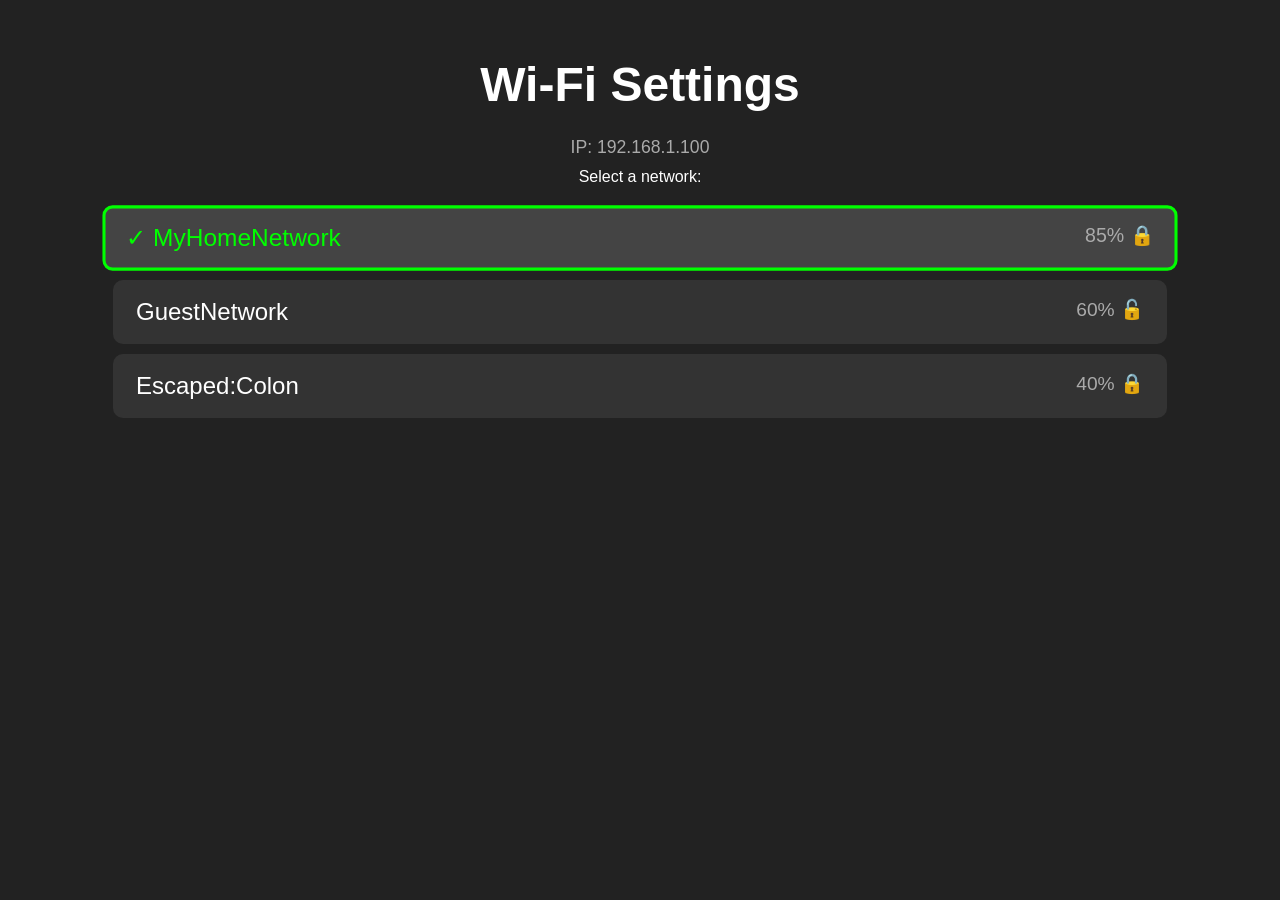
<file: webkit-accel-test/app-wifi.html>
<!DOCTYPE html>
<html>
<head>
    <meta charset="utf-8">
    <title>Wi-Fi Settings</title>
    <link rel="stylesheet" href="common.css">
    <style>
        body {
            height: 100vh;
            overflow: hidden;
            display: flex;
            flex-direction: column;
            box-sizing: border-box;
        }
        h1 { flex-shrink: 0; }
        #status { flex-shrink: 0; margin-bottom: 10px; }
        .menu {
            flex: 1;
            overflow-y: auto;
            padding: 10px;
            width: 100%;
            box-sizing: border-box;
            gap: 10px;
        }
        .menu-item {
            font-size: 1.5em;
            padding: 15px 20px;
            width: 80%;
            text-align: left;
            display: flex;
            justify-content: space-between;
            flex-shrink: 0;
        }
        .selected {
            transform: scale(1.02);
        }
        .modal {
            position: absolute;
            top: 0; left: 0; width: 100vw; height: 100vh;
            background: rgba(0,0,0,0.85);
            display: flex;
            align-items: center;
            justify-content: center;
            z-index: 100;
        }
        .modal-content {
            background: #222;
            border: 3px solid #555;
            border-radius: 10px;
            padding: 20px;
            width: 80%;
            max-width: 600px;
            display: flex;
            flex-direction: column;
            align-items: center;
        }
        .osk-key {
            background: #333;
            border: 2px solid #444;
            border-radius: 5px;
            display: flex;
            align-items: center;
            justify-content: center;
            font-size: 1.5em;
            height: 50px;
        }
        .osk-key.active {
            border-color: lime;
            background: #444;
        }
    </style>
    <script src="qrc:///qtwebchannel/qwebchannel.js"></script>
    <script src="gamepad.js"></script>
</head>
<body tabindex="0">
    <h1>Wi-Fi Settings</h1>
    <div id="ip-info" style="font-size: 1.1em; color: #aaa; margin-bottom: 10px;">IP: Checking...</div>
    <div id="status">Initializing...</div>
    <div id="network-list" class="menu"></div>

    <div id="action-modal" class="modal hidden">
        <div class="modal-content">
            <h2 id="action-title" style="margin-top: 0;">Network</h2>
            <div id="action-list" class="menu" style="width: 100%; overflow: visible;"></div>
        </div>
    </div>

    <div id="osk-modal" class="modal hidden">
        <div class="modal-content">
            <h2 style="margin-top: 0;">Enter Password</h2>
            <div id="osk-input" style="background: #111; padding: 10px; font-size: 1.5em; margin-bottom: 20px; border: 2px solid #444; min-height: 1.5em; width: 100%; box-sizing: border-box; word-break: break-all; text-align: left;"></div>
            <div id="osk-grid" style="display: grid; grid-template-columns: repeat(10, 1fr); gap: 5px; width: 100%;"></div>
        </div>
    </div>

    <script>
        window.systemApiReady = new Promise(resolve => {
            if (typeof QWebChannel !== 'undefined') {
                new QWebChannel(qt.webChannelTransport, function(channel) {
                    const api = channel.objects.systemApi;
                    window.systemApi = {
                        nmcli: function(args) {
                            return new Promise(res => {
                                api.nmcli(args, function(resultStr) {
                                    res(JSON.parse(resultStr));
                                });
                            });
                        },
                        connections: function() {
                            return new Promise(res => {
                                api.connections(function(resultList) {
                                    res(resultList);
                                });
                            });
                        },
                        ip_address: function() {
                            return new Promise(res => {
                                api.ip_address(function(ipStr) {
                                    res(ipStr);
                                });
                            });
                        }
                    };
                    resolve(window.systemApi);
                });
            } else {
                window.systemApi = {
                    nmcli: async () => ({code: 0, stdout: "*:MyHomeNetwork:85:WPA2\n :GuestNetwork:60:\n :Escaped\\:Colon:40:WPA1 WPA2", stderr: ""}),
                    connections: async () => (["MyHomeNetwork.nmconnection"]),
                    ip_address: async () => ("192.168.1.100")
                };
                resolve(window.systemApi);
            }
        });

        let currentScreen = 'list'; // list, action, osk, connecting
        let selectedIndex = 0;
        let networks = [];
        let knownConnections = [];
        let isScanning = false;

        // Action Menu State
        let actionOptions = [];
        let actionSelectedIndex = 0;
        let actionNetwork = null;

        // OSK State
        let oskX = 0;
        let oskY = 0;
        let oskShift = false;
        let oskText = "";
        const OSK_KEYS_LOWER = [
            ['a','b','c','d','e','f','g','h','i','j'],
            ['k','l','m','n','o','p','q','r','s','t'],
            ['u','v','w','x','y','z','0','1','2','3'],
            ['4','5','6','7','8','9','-','_','@','.'],
            ['!','#','$','%','^','&','*','(',')','+'],
            ['Shift','Space','Bksp','Enter']
        ];
        const OSK_KEYS_UPPER = [
            ['A','B','C','D','E','F','G','H','I','J'],
            ['K','L','M','N','O','P','Q','R','S','T'],
            ['U','V','W','X','Y','Z','0','1','2','3'],
            ['4','5','6','7','8','9','-','_','@','.'],
            ['!','#','$','%','^','&','*','(',')','+'],
            ['Shift','Space','Bksp','Enter']
        ];

        async function updateIpDisplay() {
            await window.systemApiReady;
            const ip = await window.systemApi.ip_address();
            const ipEl = document.getElementById('ip-info');
            if (ipEl) {
                ipEl.textContent = ip ? `IP: ${ip}` : "IP: Not connected";
            }
        }

        async function loadNetworks(isInitial = false) {
            updateIpDisplay();

            if (currentScreen !== 'list') {
                setTimeout(() => loadNetworks(false), 5000);
                return;
            }
            if (isScanning) return;
            isScanning = true;

            if (isInitial) {
                document.getElementById('status').innerHTML = "Scanning... <div class='spinner'></div>";
                document.getElementById('network-list').innerHTML = "";
            } else {
                document.getElementById('status').innerHTML = "Updating... <div class='spinner' style='width:16px;height:16px;border-width:3px;'></div>";
            }
            
            await window.systemApiReady;

            const connRes = await window.systemApi.nmcli(['-t', '-f', 'NAME', 'connection', 'show']);
            if (connRes.code === 0) {
                knownConnections = connRes.stdout.split('\n').filter(l => l.trim() !== '');
            }

            const res = await window.systemApi.nmcli(['-t', '-f', 'IN-USE,SSID,SIGNAL,SECURITY', 'dev', 'wifi']);
            
            if (res.code !== 0) {
                document.getElementById('status').textContent = "Error scanning networks.";
                isScanning = false;
                setTimeout(() => loadNetworks(false), 10000);
                return;
            }

            const lines = res.stdout.split('\n').filter(l => l.trim() !== '');
            let newNetworks = lines.map(line => {
                let parts = line.split(':');
                let inUse = parts[0] === '*';
                let security = parts.pop();
                let signal = parts.pop();
                let ssid = parts.slice(1).join(':').replace(/\\:/g, ':');
                return { inUse, ssid, signal, security };
            }).filter(n => n.ssid);

            // Remove duplicates
            const uniqueNetworks = [];
            const seen = new Set();
            for (const n of newNetworks) {
                if (!seen.has(n.ssid)) {
                    seen.add(n.ssid);
                    uniqueNetworks.push(n);
                }
            }
            
            let selectedSsid = networks[selectedIndex] ? networks[selectedIndex].ssid : null;
            networks = uniqueNetworks;
            
            if (selectedSsid) {
                let newIdx = networks.findIndex(n => n.ssid === selectedSsid);
                selectedIndex = newIdx !== -1 ? newIdx : 0;
            } else {
                selectedIndex = 0;
            }

            if (currentScreen === 'list') {
                renderList();
                document.getElementById('status').textContent = networks.length > 0 ? "Select a network:" : "No networks found.";
            }
            
            isScanning = false;
            setTimeout(() => loadNetworks(false), 10000);
        }

        function renderList() {
            const list = document.getElementById('network-list');
            list.innerHTML = '';
            networks.forEach((net, i) => {
                const div = document.createElement('div');
                div.className = 'menu-item' + (i === selectedIndex ? ' selected' : '');
                
                const nameSpan = document.createElement('span');
                nameSpan.textContent = (net.inUse ? '✓ ' : '') + net.ssid;
                
                const infoSpan = document.createElement('span');
                infoSpan.style.color = '#aaa';
                infoSpan.style.fontSize = '0.8em';
                infoSpan.textContent = `${net.signal}% ${net.security ? '🔒' : '🔓'}`;
                
                div.appendChild(nameSpan);
                div.appendChild(infoSpan);
                list.appendChild(div);
            });

            // Scroll into view
            const selectedEl = list.children[selectedIndex];
            if (selectedEl) {
                selectedEl.scrollIntoView({ block: 'center', behavior: 'smooth' });
            }
        }

        function showActionMenu(net, options) {
            currentScreen = 'action';
            actionNetwork = net;
            actionOptions = options;
            actionSelectedIndex = 0;
            
            document.getElementById('action-title').textContent = net.ssid;
            document.getElementById('action-modal').classList.remove('hidden');
            renderActionMenu();
        }

        function hideActionMenu() {
            document.getElementById('action-modal').classList.add('hidden');
            currentScreen = 'list';
        }

        function renderActionMenu() {
            const list = document.getElementById('action-list');
            list.innerHTML = '';
            actionOptions.forEach((opt, i) => {
                const div = document.createElement('div');
                div.className = 'menu-item' + (i === actionSelectedIndex ? ' selected' : '');
                div.style.justifyContent = 'center';
                div.textContent = opt;
                list.appendChild(div);
            });
        }

        async function executeAction(action) {
            hideActionMenu();
            const ssid = actionNetwork.ssid;
            
            if (action === 'Cancel') return;
            
            currentScreen = 'connecting';
            document.getElementById('status').innerHTML = `${action}ing ${ssid}... <div class='spinner'></div>`;
            
            let res;
            if (action === 'Disconnect') {
                res = await window.systemApi.nmcli(['con', 'down', ssid]);
            } else if (action === 'Forget') {
                res = await window.systemApi.nmcli(['con', 'delete', ssid]);
            } else if (action === 'Connect') {
                res = await window.systemApi.nmcli(['con', 'up', ssid]);
            }
            
            currentScreen = 'list';
            loadNetworks(true);
        }

        function showOsk(net) {
            currentScreen = 'osk';
            actionNetwork = net;
            oskText = "";
            oskX = 0;
            oskY = 0;
            oskShift = false;
            document.getElementById('osk-modal').classList.remove('hidden');
            renderOsk();
        }

        function hideOsk() {
            document.getElementById('osk-modal').classList.add('hidden');
            currentScreen = 'list';
        }

        function renderOsk() {
            document.getElementById('osk-input').textContent = oskText + "_";
            const grid = document.getElementById('osk-grid');
            grid.innerHTML = '';
            
            const layout = oskShift ? OSK_KEYS_UPPER : OSK_KEYS_LOWER;
            
            for (let y = 0; y < layout.length; y++) {
                const row = layout[y];
                for (let x = 0; x < row.length; x++) {
                    const key = row[x];
                    const div = document.createElement('div');
                    div.className = 'osk-key' + (oskX === x && oskY === y ? ' active' : '');
                    div.textContent = key;
                    
                    if (y === 5) {
                        // Last row spans
                        if (key === 'Shift') div.style.gridColumn = 'span 2';
                        else if (key === 'Space') div.style.gridColumn = 'span 4';
                        else if (key === 'Bksp') div.style.gridColumn = 'span 2';
                        else if (key === 'Enter') div.style.gridColumn = 'span 2';
                    }
                    
                    grid.appendChild(div);
                }
            }
        }

        async function submitOsk() {
            const password = oskText;
            const ssid = actionNetwork.ssid;
            hideOsk();
            
            currentScreen = 'connecting';
            document.getElementById('status').innerHTML = `Connecting to ${ssid}... <div class='spinner'></div>`;
            
            const res = await window.systemApi.nmcli(['device', 'wifi', 'connect', ssid, 'password', password]);
            
            currentScreen = 'list';
            loadNetworks(true);
        }

        const gamepad = new GamepadInput({
            onUp: () => {
                if (currentScreen === 'list') {
                    if (networks.length > 0) {
                        selectedIndex = (selectedIndex - 1 + networks.length) % networks.length;
                        renderList();
                    }
                } else if (currentScreen === 'action') {
                    actionSelectedIndex = (actionSelectedIndex - 1 + actionOptions.length) % actionOptions.length;
                    renderActionMenu();
                } else if (currentScreen === 'osk') {
                    oskY = (oskY - 1 + 6) % 6;
                    if (oskY === 5 && oskX > 3) oskX = 3;
                    renderOsk();
                }
            },
            onDown: () => {
                if (currentScreen === 'list') {
                    if (networks.length > 0) {
                        selectedIndex = (selectedIndex + 1) % networks.length;
                        renderList();
                    }
                } else if (currentScreen === 'action') {
                    actionSelectedIndex = (actionSelectedIndex + 1) % actionOptions.length;
                    renderActionMenu();
                } else if (currentScreen === 'osk') {
                    oskY = (oskY + 1) % 6;
                    if (oskY === 5 && oskX > 3) oskX = 3;
                    renderOsk();
                }
            },
            onLeft: () => {
                if (currentScreen === 'osk') {
                    const rowLen = oskY === 5 ? 4 : 10;
                    oskX = (oskX - 1 + rowLen) % rowLen;
                    renderOsk();
                }
            },
            onRight: () => {
                if (currentScreen === 'osk') {
                    const rowLen = oskY === 5 ? 4 : 10;
                    oskX = (oskX + 1) % rowLen;
                    renderOsk();
                }
            },
            onAction: async () => {
                if (currentScreen === 'list') {
                    const net = networks[selectedIndex];
                    if (!net) return;
                    
                    const isKnown = knownConnections.includes(net.ssid);
                    
                    if (net.inUse) {
                        showActionMenu(net, ['Disconnect', 'Forget', 'Cancel']);
                    } else if (isKnown) {
                        showActionMenu(net, ['Connect', 'Forget', 'Cancel']);
                    } else {
                        if (net.security) {
                            showOsk(net);
                        } else {
                            currentScreen = 'connecting';
                            document.getElementById('status').innerHTML = `Connecting to ${net.ssid}... <div class='spinner'></div>`;
                            await window.systemApi.nmcli(['device', 'wifi', 'connect', net.ssid]);
                            currentScreen = 'list';
                            loadNetworks(true);
                        }
                    }
                } else if (currentScreen === 'action') {
                    executeAction(actionOptions[actionSelectedIndex]);
                } else if (currentScreen === 'osk') {
                    const layout = oskShift ? OSK_KEYS_UPPER : OSK_KEYS_LOWER;
                    const key = layout[oskY][oskX];
                    
                    if (key === 'Shift') {
                        oskShift = !oskShift;
                    } else if (key === 'Space') {
                        oskText += ' ';
                    } else if (key === 'Bksp') {
                        oskText = oskText.slice(0, -1);
                    } else if (key === 'Enter') {
                        submitOsk();
                        return;
                    } else {
                        oskText += key;
                    }
                    renderOsk();
                }
            },
            onBack: () => {
                if (currentScreen === 'list') {
                    window.location.href = 'index.html';
                } else if (currentScreen === 'action') {
                    hideActionMenu();
                } else if (currentScreen === 'osk') {
                    hideOsk();
                }
            }
        });

        document.body.focus();
        setTimeout(() => loadNetworks(true), 50);
        gamepad.start();
    </script>
</body>
</html>
</file>
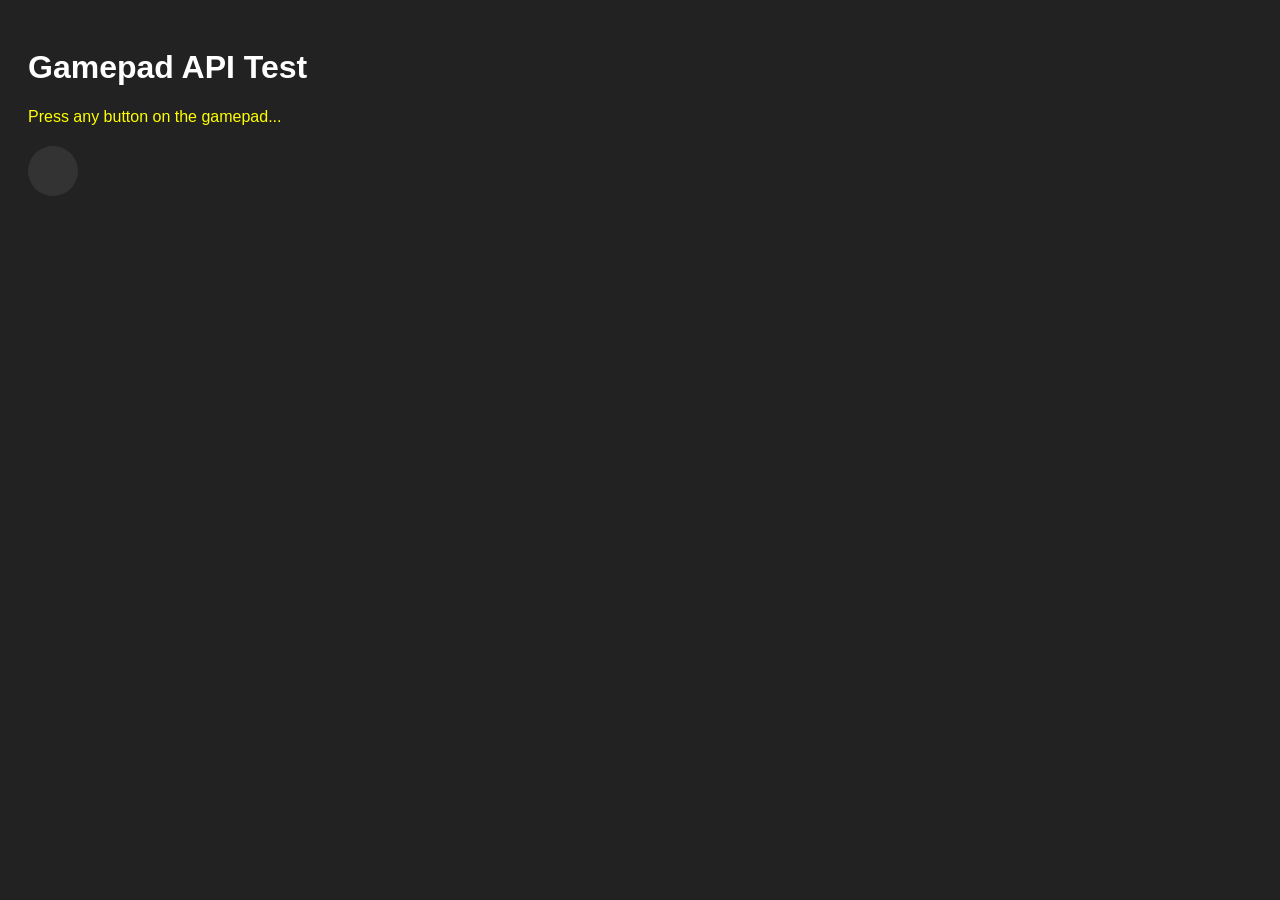
<file: webkit-accel-test/basic-gamepad.html>
<!DOCTYPE html>
<html>
<head>
    <meta charset="utf-8">
    <title>Test Page</title>
    <style>
        body {
            background-color: #222;
            color: #fff;
            font-family: sans-serif;
            padding: 20px;
        }
        #indicator {
            width: 50px;
            height: 50px;
            border-radius: 50%;
            background-color: #333;
            margin-top: 20px;
            transition: background-color 0.1s;
        }
    </style>
</head>
<body tabindex="0">
    <h1>Gamepad API Test</h1>
    <div id="status" style="color: yellow;">Press any button on the gamepad...</div>
    <div id="indicator"></div>
    <pre id="state" style="font-size: 1.5em; margin-top: 20px;"></pre>

    <script>
        // Ensure the body has focus so it can receive input events
        document.body.focus();

        window.addEventListener("gamepadconnected", (e) => {
            console.log("Gamepad connected:", e.gamepad);
            document.getElementById("status").textContent =
                `CONNECTED idx=${e.gamepad.index} id="${e.gamepad.id}" ` +
                `buttons=${e.gamepad.buttons.length} axes=${e.gamepad.axes.length} ` +
                `mapping="${e.gamepad.mapping}"`;
            document.getElementById("status").style.color = "lime";
        });

        window.addEventListener("gamepaddisconnected", (e) => {
            console.log("Gamepad disconnected:", e.gamepad.index);
            document.getElementById("status").textContent = `DISCONNECTED idx=${e.gamepad.index}`;
            document.getElementById("status").style.color = "red";
        });

        function poll() {
            const pads = navigator.getGamepads();
            const lines = [];
            let isActive = false;

            for (let i = 0; i < pads.length; i++) {
                const gp = pads[i];
                if (!gp) continue;

                // Check for "back" button (Left/Y=2, Select=8, Start=9, Special=16)
                if ([2, 8, 9, 16].some(idx => gp.buttons[idx] && gp.buttons[idx].pressed)) {
                    window.location.href = 'index.html';
                    return;
                }

                lines.push(`[${i}] ${gp.id}`);
                lines.push(`    btns: ` + gp.buttons.map((b,j) => `${j}:${b.pressed?'1':'0'}`).join(' '));
                lines.push(`    axes: ` + gp.axes.map(a => a.toFixed(2)).join(' '));

                if (gp.buttons.some(b => b.pressed) || gp.axes.some(a => Math.abs(a) > 0.1)) {
                    isActive = true;
                }
            }
            
            const stateText = lines.join('\n');
            if (stateText) {
                document.getElementById("state").textContent = stateText;
            }

            document.getElementById("indicator").style.backgroundColor = isActive ? "lime" : "#333";
            
            requestAnimationFrame(poll);
        }
        poll();
    </script>
</body>
</html>
</file>
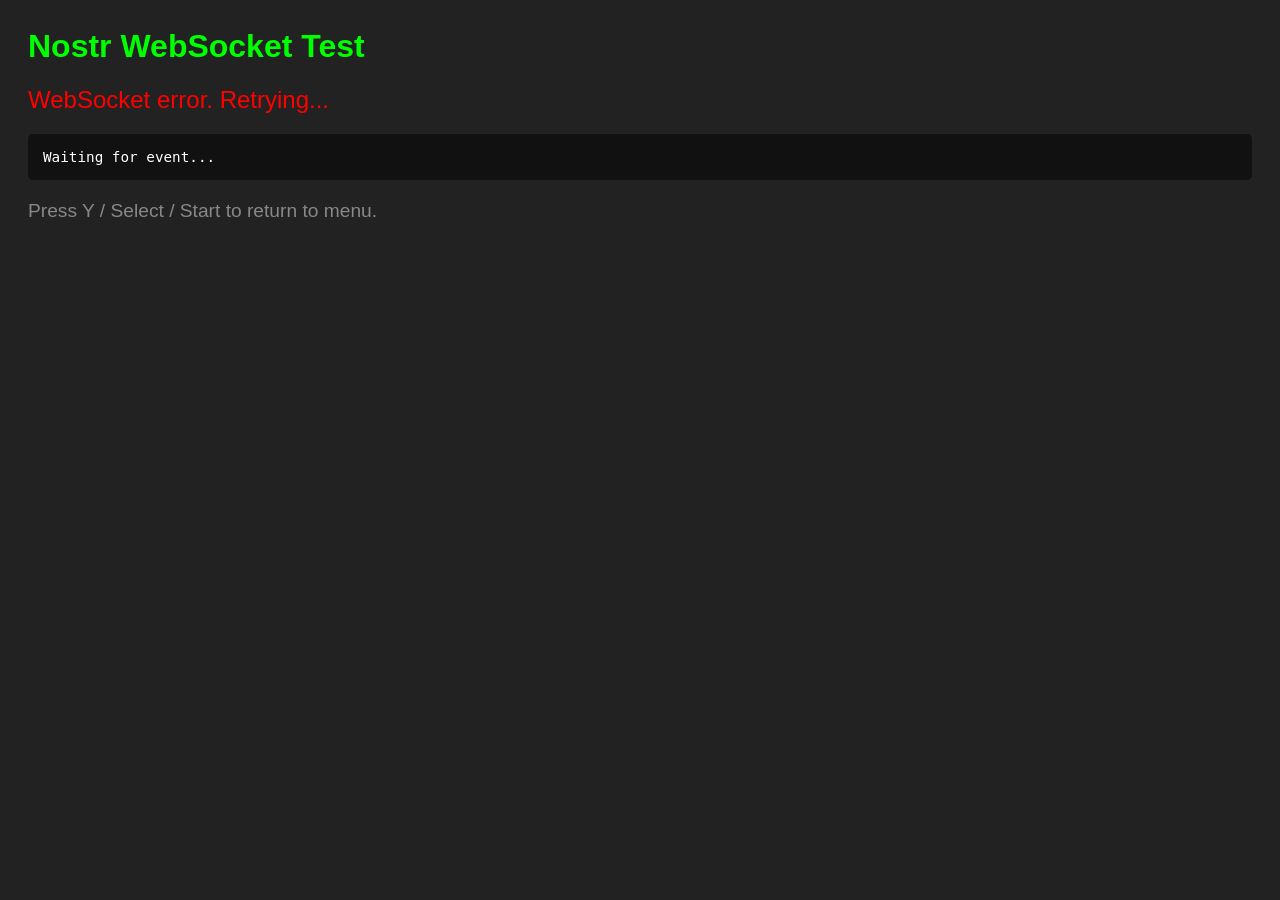
<file: webkit-accel-test/basic-nostr.html>
<!DOCTYPE html>
<html>
<head>
    <meta charset="utf-8">
    <title>Nostr Test</title>
    <style>
        body {
            background-color: #222;
            color: #fff;
            font-family: sans-serif;
            padding: 20px;
        }
        h1 { color: lime; margin-top: 0; }
        #status { font-size: 1.5em; color: yellow; margin-bottom: 20px; }
        pre {
            background: #111;
            padding: 15px;
            border-radius: 5px;
            overflow: auto;
            font-size: 1.1em;
            white-space: pre-wrap;
            word-wrap: break-word;
            max-height: 400px;
        }
        .instructions { margin-top: 20px; color: #888; font-size: 1.2em; }
    </style>
</head>
<body tabindex="0">
    <h1>Nostr WebSocket Test</h1>
    <div id="status">Initializing...</div>
    <pre id="output">Waiting for event...</pre>
    <div class="instructions">Press Y / Select / Start to return to menu.</div>

    <script>
        document.body.focus();

        let ws;
        let timeoutId;

        function connectAndFetch() {
            let subId = "test-sub-" + Math.random().toString(36).substring(2, 8);
            let eventReceived = false;
            
            document.getElementById('status').textContent = "Connecting to wss://relay.mccormick.cx...";
            document.getElementById('status').style.color = "yellow";
            
            ws = new WebSocket('wss://relay.mccormick.cx');
            
            ws.onopen = () => {
                document.getElementById('status').textContent = "Connected. Sending REQ...";
                const req = ["REQ", subId, { limit: 1 }];
                ws.send(JSON.stringify(req));
                
                // Set a timeout to retry if we don't get an event
                clearTimeout(timeoutId);
                timeoutId = setTimeout(() => {
                    if (!eventReceived) {
                        document.getElementById('status').textContent = "Timeout waiting for event. Retrying...";
                        document.getElementById('status').style.color = "orange";
                        ws.close();
                    }
                }, 5000);
            };
            
            ws.onmessage = (e) => {
                try {
                    const data = JSON.parse(e.data);
                    if (data[0] === "EVENT" && data[1] === subId) {
                        eventReceived = true;
                        clearTimeout(timeoutId);
                        document.getElementById('status').textContent = "Event received!";
                        document.getElementById('status').style.color = "lime";
                        document.getElementById('output').textContent = JSON.stringify(data[2], null, 2);
                        ws.close();
                    }
                } catch (err) {
                    console.error("Failed to parse message", err);
                }
            };
            
            ws.onerror = (err) => {
                document.getElementById('status').textContent = "WebSocket error. Retrying...";
                document.getElementById('status').style.color = "red";
            };
            
            ws.onclose = () => {
                clearTimeout(timeoutId);
                setTimeout(connectAndFetch, 1000);
            };
        }

        // Start the Nostr fetch loop
        connectAndFetch();

        // Gamepad polling to exit
        function pollGamepad() {
            const pads = navigator.getGamepads();
            const gp = pads[0];
            
            // Check for "back" button (Left/Y=2, Select=8, Start=9, Special=16)
            if (gp && [2, 8, 9, 16].some(idx => gp.buttons[idx] && gp.buttons[idx].pressed)) {
                if (ws) ws.close();
                window.location.href = 'index.html';
                return;
            }
            requestAnimationFrame(pollGamepad);
        }
        pollGamepad();
    </script>
</body>
</html>
</file>
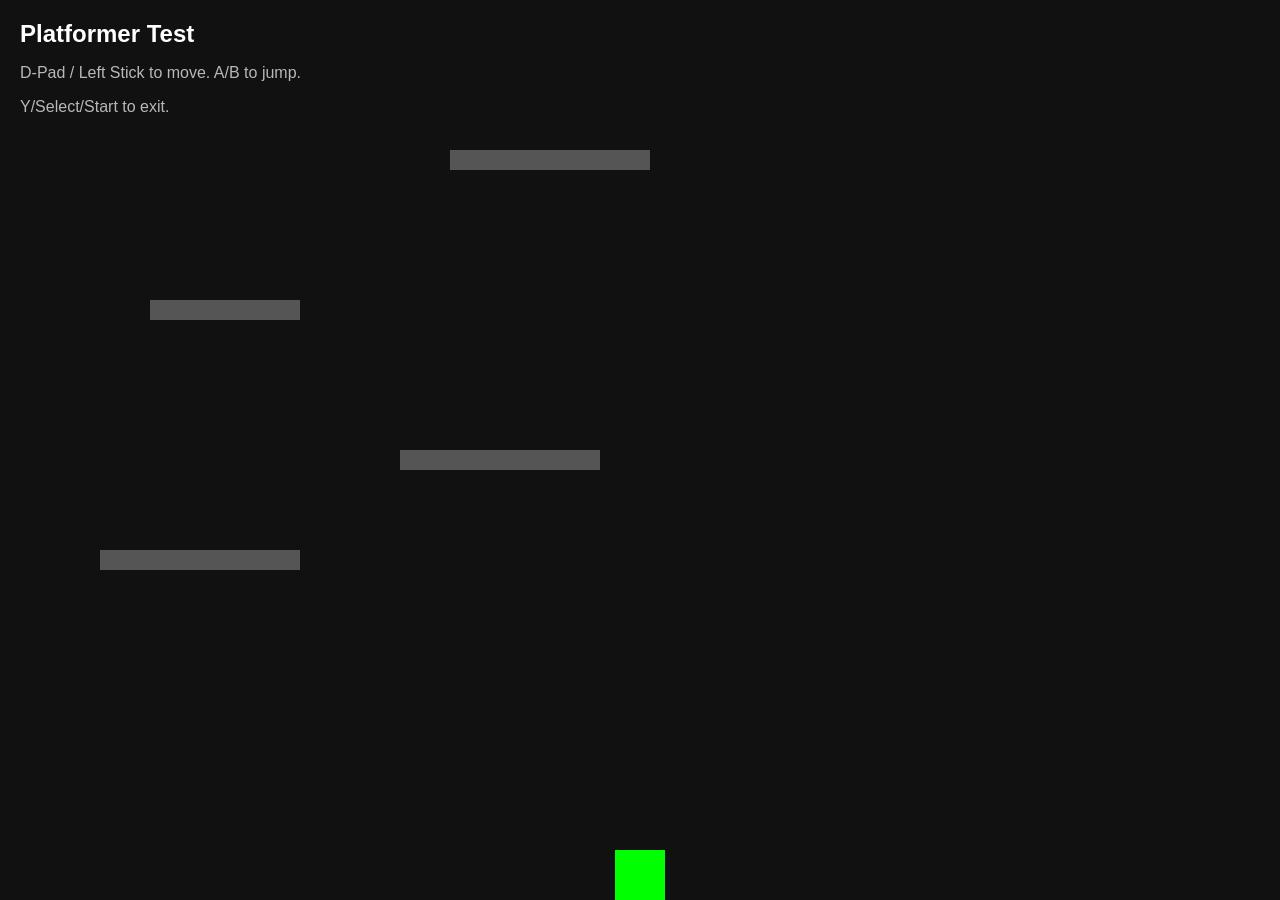
<file: webkit-accel-test/basic-platformer.html>
<!DOCTYPE html>
<html>
<head>
    <meta charset="utf-8">
    <title>Platformer Test</title>
    <style>
        body {
            margin: 0;
            overflow: hidden;
            background-color: #111;
            color: #fff;
            font-family: sans-serif;
        }
        canvas {
            display: block;
        }
        #info {
            position: absolute;
            top: 20px;
            left: 20px;
            pointer-events: none;
            color: rgba(255, 255, 255, 0.7);
        }
        h2 { margin: 0 0 10px 0; color: #fff; }
    </style>
</head>
<body tabindex="0">
    <div id="info">
        <h2>Platformer Test</h2>
        <p>D-Pad / Left Stick to move. A/B to jump.</p>
        <p>Y/Select/Start to exit.</p>
    </div>
    <canvas id="gameCanvas"></canvas>

    <script>
        document.body.focus();

        const canvas = document.getElementById('gameCanvas');
        const ctx = canvas.getContext('2d');

        function resize() {
            canvas.width = window.innerWidth;
            canvas.height = window.innerHeight;
        }
        window.addEventListener('resize', resize);
        resize();

        let audioCtx = null;

        function playJumpSound() {
            if (!audioCtx) return;
            const osc = audioCtx.createOscillator();
            const gain = audioCtx.createGain();
            
            osc.type = 'square';
            osc.connect(gain);
            gain.connect(audioCtx.destination);
            
            const now = audioCtx.currentTime;
            osc.frequency.setValueAtTime(450, now);
            osc.frequency.exponentialRampToValueAtTime(1200, now + 0.1);
            
            gain.gain.setValueAtTime(0.1, now);
            gain.gain.exponentialRampToValueAtTime(0.001, now + 0.1);
            
            osc.start(now);
            osc.stop(now + 0.1);
        }

        const player = {
            x: canvas.width / 2 - 25,
            y: canvas.height / 2,
            width: 50,
            height: 50,
            vx: 0,
            vy: 0,
            speed: 8,
            jumpPower: -32,
            gravity: 1.6,
            grounded: false
        };

        const platforms = [
            { x: 100, y: 550, width: 200, height: 20 },
            { x: 400, y: 450, width: 200, height: 20 },
            { x: 150, y: 300, width: 150, height: 20 },
            { x: 450, y: 150, width: 200, height: 20 }
        ];

        let lastJumpButton = false;

        function pollInput() {
            const pads = navigator.getGamepads();
            const gp = pads[0];
            if (!gp) return;

            // Init audio context on first interaction
            if (!audioCtx && gp.buttons.some(b => b.pressed)) {
                audioCtx = new (window.AudioContext || window.webkitAudioContext)();
                if (audioCtx.state === 'suspended') audioCtx.resume();
            }

            // Exit to menu (Left/Y=2, Select=8, Start=9, Special=16)
            if ([2, 8, 9, 16].some(idx => gp.buttons[idx] && gp.buttons[idx].pressed)) {
                window.location.href = 'index.html';
                return;
            }

            // Movement
            let moveX = 0;
            const axisX = gp.axes[0] || 0;
            const dpadLeft = gp.buttons.length > 14 ? gp.buttons[14].pressed : false;
            const dpadRight = gp.buttons.length > 15 ? gp.buttons[15].pressed : false;

            if (axisX < -0.5 || dpadLeft) moveX = -1;
            if (axisX > 0.5 || dpadRight) moveX = 1;

            player.vx = moveX * player.speed;

            // Jump (A=1, B=0)
            const jumpPressed = (gp.buttons[0] && gp.buttons[0].pressed) || 
                                (gp.buttons[1] && gp.buttons[1].pressed);
            
            if (jumpPressed && !lastJumpButton && player.grounded) {
                player.vy = player.jumpPower;
                player.grounded = false;
                playJumpSound();
            }
            lastJumpButton = jumpPressed;
        }

        function update() {
            player.vy += player.gravity;
            player.x += player.vx;
            player.y += player.vy;

            // Screen bounds (horizontal)
            if (player.x < 0) player.x = 0;
            if (player.x + player.width > canvas.width) {
                player.x = canvas.width - player.width;
            }

            player.grounded = false;

            // Floor collision
            if (player.y + player.height >= canvas.height) {
                player.y = canvas.height - player.height;
                player.vy = 0;
                player.grounded = true;
            }

            // Platform collision (landing on top)
            for (let p of platforms) {
                if (player.vy >= 0 && 
                    player.x < p.x + p.width && 
                    player.x + player.width > p.x && 
                    player.y + player.height >= p.y && 
                    player.y + player.height - player.vy <= p.y) {
                    player.y = p.y - player.height;
                    player.vy = 0;
                    player.grounded = true;
                }
            }
        }

        function draw() {
            // Clear screen
            ctx.fillStyle = '#111';
            ctx.fillRect(0, 0, canvas.width, canvas.height);

            // Draw platforms
            ctx.fillStyle = '#555';
            for (let p of platforms) {
                ctx.fillRect(p.x, p.y, p.width, p.height);
            }

            // Draw player
            ctx.fillStyle = 'lime';
            ctx.fillRect(player.x, player.y, player.width, player.height);
        }

        function loop() {
            pollInput();
            update();
            draw();
            requestAnimationFrame(loop);
        }

        requestAnimationFrame(loop);
    </script>
</body>
</html>
</file>
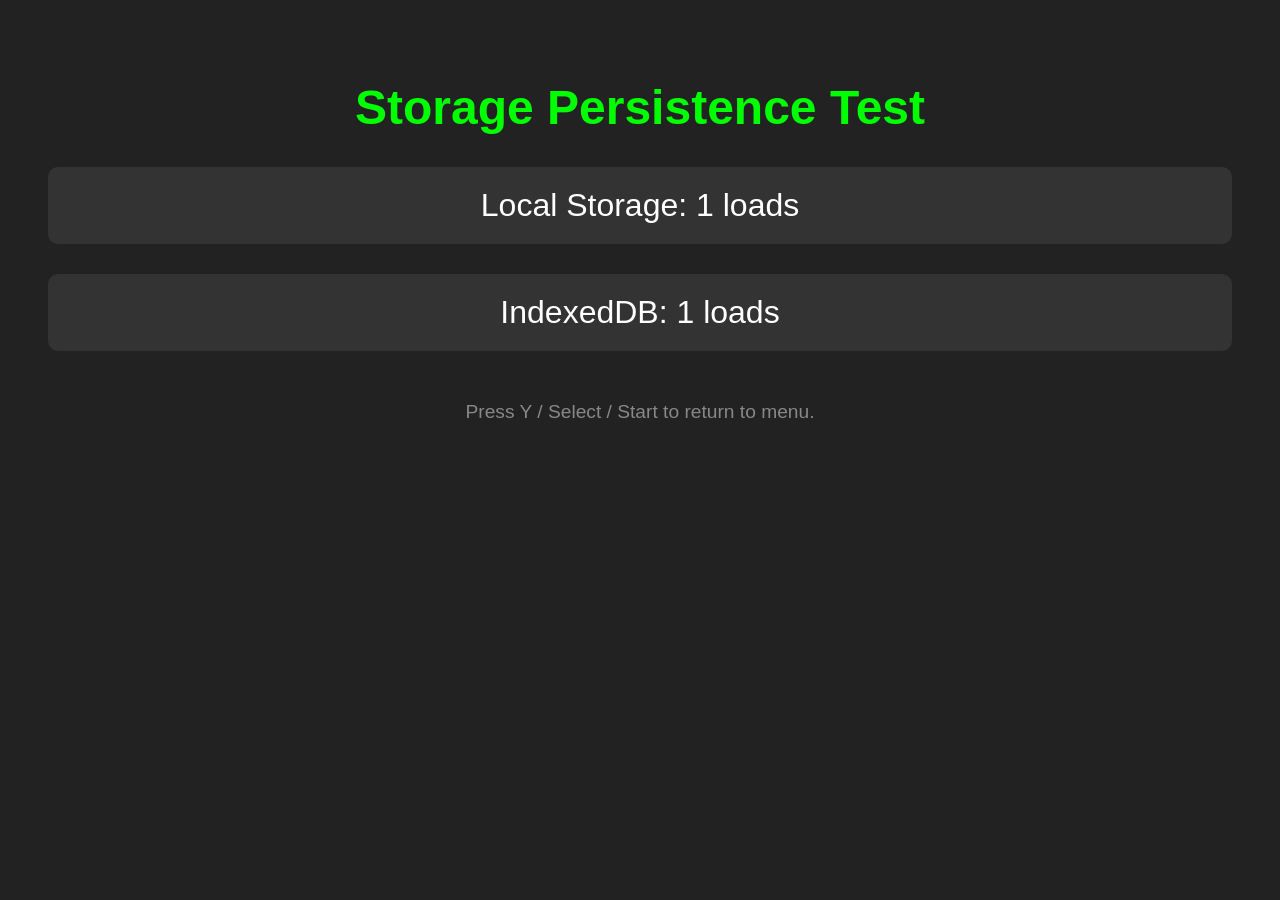
<file: webkit-accel-test/basic-storage.html>
<!DOCTYPE html>
<html>
<head>
    <meta charset="utf-8">
    <title>Storage Test</title>
    <style>
        body {
            background-color: #222;
            color: #fff;
            font-family: sans-serif;
            padding: 40px;
            text-align: center;
        }
        h1 { color: lime; font-size: 3em; }
        .result { font-size: 2em; margin: 30px 0; padding: 20px; background: #333; border-radius: 10px; }
        .error { color: #ff4444; }
    </style>
</head>
<body tabindex="0">
    <h1>Storage Persistence Test</h1>
    <div class="result" id="ls-result">Local Storage: Loading...</div>
    <div class="result" id="idb-result">IndexedDB: Loading...</div>
    <div style="margin-top: 50px; color: #888; font-size: 1.2em;">Press Y / Select / Start to return to menu.</div>

    <script>
        document.body.focus();

        // 1. Local Storage Test
        try {
            let lsCount = parseInt(localStorage.getItem('testCount') || '0', 10);
            lsCount++;
            localStorage.setItem('testCount', lsCount);
            document.getElementById('ls-result').textContent = `Local Storage: ${lsCount} loads`;
        } catch (e) {
            document.getElementById('ls-result').textContent = `Local Storage Error: ${e.message}`;
            document.getElementById('ls-result').classList.add('error');
        }

        // 2. IndexedDB Test
        try {
            const request = indexedDB.open('TestDB', 1);
            
            request.onupgradeneeded = (e) => {
                const db = e.target.result;
                if (!db.objectStoreNames.contains('counts')) {
                    db.createObjectStore('counts', { keyPath: 'id' });
                }
            };
            
            request.onsuccess = (e) => {
                const db = e.target.result;
                const tx = db.transaction('counts', 'readwrite');
                const store = tx.objectStore('counts');
                const getReq = store.get('visits');
                
                getReq.onsuccess = () => {
                    let data = getReq.result || { id: 'visits', count: 0 };
                    data.count++;
                    store.put(data);
                    document.getElementById('idb-result').textContent = `IndexedDB: ${data.count} loads`;
                };
                
                getReq.onerror = () => {
                    document.getElementById('idb-result').textContent = `IndexedDB Read Error`;
                    document.getElementById('idb-result').classList.add('error');
                };
            };
            
            request.onerror = (e) => {
                document.getElementById('idb-result').textContent = `IndexedDB Open Error: ${e.target.error}`;
                document.getElementById('idb-result').classList.add('error');
            };
        } catch (e) {
            document.getElementById('idb-result').textContent = `IndexedDB Exception: ${e.message}`;
            document.getElementById('idb-result').classList.add('error');
        }

        // Gamepad polling to exit
        function poll() {
            const pads = navigator.getGamepads();
            const gp = pads[0];
            
            // Check for "back" button (Left/Y=2, Select=8, Start=9, Special=16)
            if (gp && [2, 8, 9, 16].some(idx => gp.buttons[idx] && gp.buttons[idx].pressed)) {
                window.location.href = 'index.html';
                return;
            }
            requestAnimationFrame(poll);
        }
        poll();
    </script>
</body>
</html>
</file>
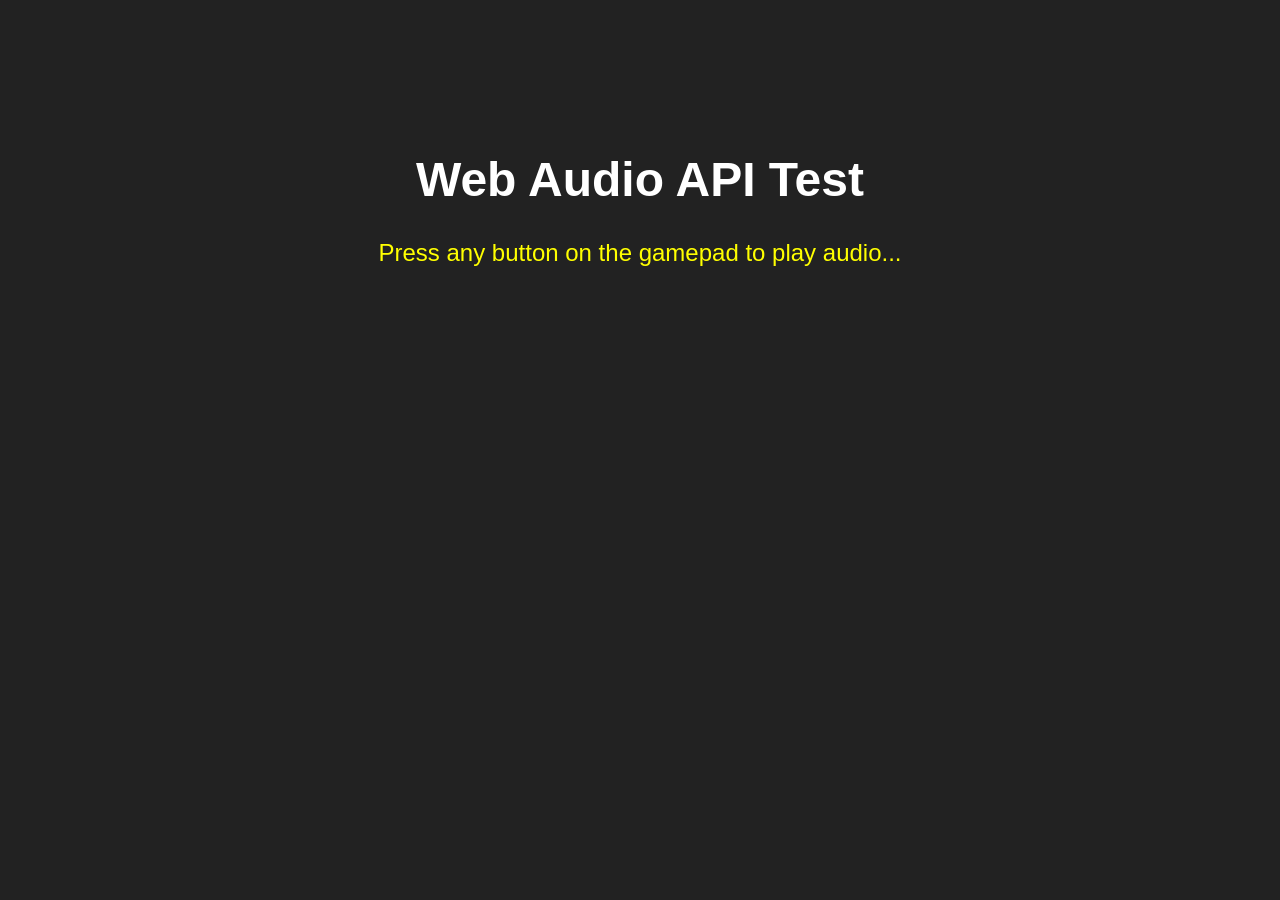
<file: webkit-accel-test/basic-webaudio.html>
<!DOCTYPE html>
<html>
<head>
    <meta charset="utf-8">
    <title>Audio Test</title>
    <style>
        body {
            background-color: #222;
            color: #fff;
            font-family: sans-serif;
            padding: 20px;
            text-align: center;
            margin-top: 100px;
        }
        h1 { font-size: 3em; }
        #status { font-size: 1.5em; color: yellow; margin-top: 20px; }
    </style>
</head>
<body tabindex="0">
    <h1>Web Audio API Test</h1>
    <div id="status">Press any button on the gamepad to play audio...</div>

    <script>
        document.body.focus();

        let audioCtx = null;
        let previousButtons = [];
        let polling = false;

        // C Major scale frequencies
        const majorScale = [
            261.63, // C4 (Button 0)
            293.66, // D4 (Button 1)
            329.63, // E4 (Button 2)
            349.23, // F4 (Button 3)
            392.00, // G4 (Button 4)
            440.00, // A4 (Button 5)
            493.88, // B4 (Button 6)
            523.25, // C5 (Button 7)
            587.33, // D5 (Button 8)
            659.25, // E5 (Button 9)
            698.46, // F5 (Button 10)
            783.99, // G5 (Button 11)
            880.00, // A5 (Button 12)
            987.77, // B5 (Button 13)
            1046.50,// C6 (Button 14)
            1174.66,// D6 (Button 15)
            1318.51 // E6 (Button 16)
        ];

        window.addEventListener("gamepadconnected", (e) => {
            console.log("Gamepad connected:", e.gamepad);
            
            if (!audioCtx) {
                audioCtx = new (window.AudioContext || window.webkitAudioContext)();
            }
            if (audioCtx.state === 'suspended') {
                audioCtx.resume();
            }

            document.getElementById("status").textContent = "Gamepad connected! Press buttons to play notes.";
            document.getElementById("status").style.color = "lime";

            if (!polling) {
                polling = true;
                poll();
            }
        });

        function playTone(freq) {
            if (!audioCtx) return;
            const osc = audioCtx.createOscillator();
            const gainNode = audioCtx.createGain();

            osc.type = 'square';
            osc.frequency.value = freq;
            
            osc.connect(gainNode);
            gainNode.connect(audioCtx.destination);

            const now = audioCtx.currentTime;
            
            // Volume envelope to avoid clicking
            gainNode.gain.setValueAtTime(0, now);
            gainNode.gain.linearRampToValueAtTime(0.1, now + 0.02);
            gainNode.gain.setValueAtTime(0.1, now + 0.1);
            gainNode.gain.linearRampToValueAtTime(0, now + 0.2);

            osc.start(now);
            osc.stop(now + 0.2);
        }

        function poll() {
            const pads = navigator.getGamepads();
            const gp = pads[0]; // Use the first connected gamepad

            if (gp) {
                for (let b = 0; b < gp.buttons.length; b++) {
                    const isPressed = gp.buttons[b].pressed;
                    const wasPressed = previousButtons[b];

                    // Trigger tone only on the initial press (edge detection)
                    if (isPressed && !wasPressed) {
                        // Check for "back" button (Left/Y=2, Select=8, Start=9, Special=16)
                        if (b === 2 || b === 8 || b === 9 || b === 16) {
                            window.location.href = 'index.html';
                            return;
                        }
                        const freq = majorScale[b % majorScale.length];
                        playTone(freq);
                        document.getElementById("status").textContent = `Button ${b} pressed: ${freq} Hz`;
                    }
                    previousButtons[b] = isPressed;
                }
            }
            
            requestAnimationFrame(poll);
        }
    </script>
</body>
</html>
</file>
<file: webkit-accel-test/common.css>
body {
    background-color: #222;
    color: #fff;
    font-family: sans-serif;
    text-align: center;
    padding-top: 25px;
    margin: 0;
}
h1 { font-size: 3em; margin-bottom: 25px; }
.menu {
    display: flex;
    flex-direction: column;
    align-items: center;
    gap: 20px;
}
.menu-item {
    font-size: 2em;
    padding: 15px 40px;
    border: 3px solid transparent;
    border-radius: 10px;
    transition: all 0.1s;
    background-color: #333;
    width: 60%;
}
.selected {
    border-color: lime;
    color: lime;
    background-color: #444;
    transform: scale(1.05);
}
.menu-item.disabled {
    color: #555;
}
.menu-item.disabled.selected {
    border-color: #555;
    color: #777;
    background-color: #333;
}
.hidden { display: none !important; }
.spinner {
    display: inline-block;
    width: 24px;
    height: 24px;
    border: 4px solid rgba(255, 255, 255, 0.3);
    border-radius: 50%;
    border-top-color: lime;
    animation: spin 1s ease-in-out infinite;
    vertical-align: middle;
    margin-left: 15px;
}
@keyframes spin {
    to { transform: rotate(360deg); }
}
</file>
